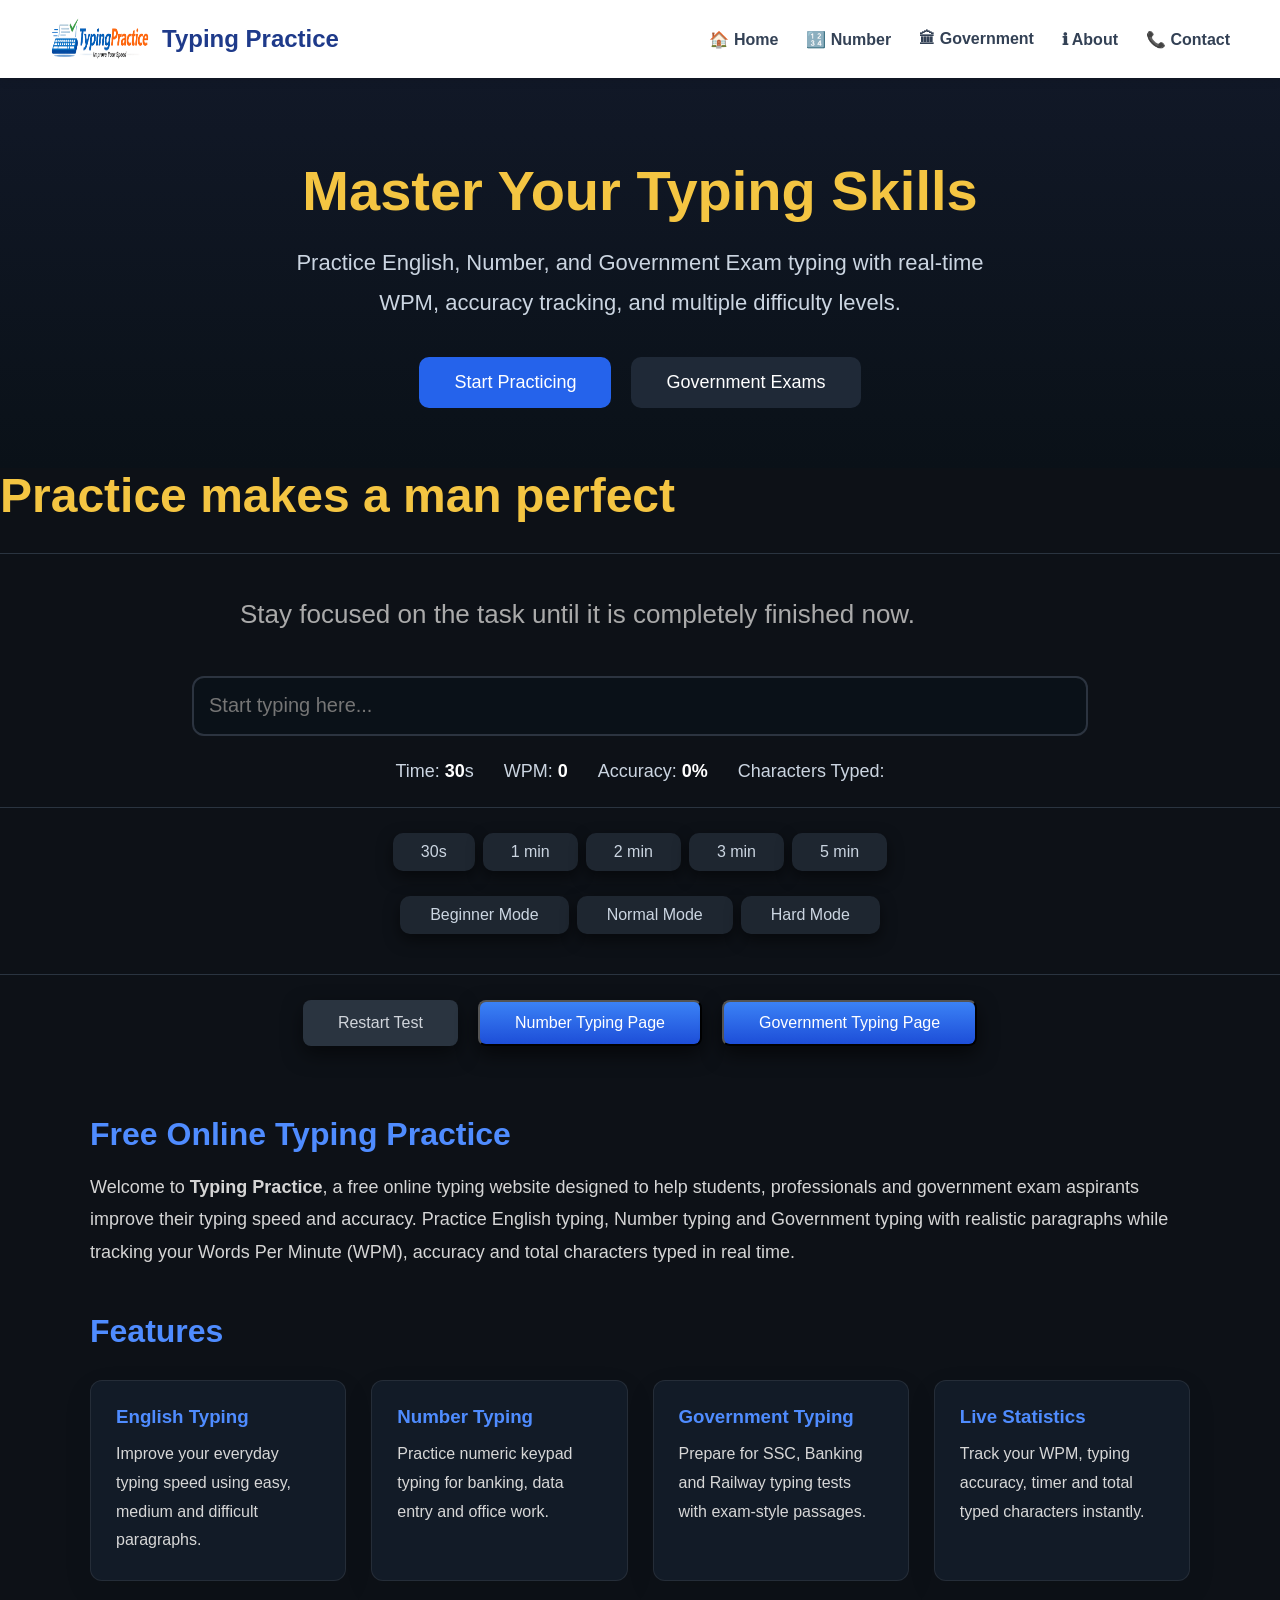
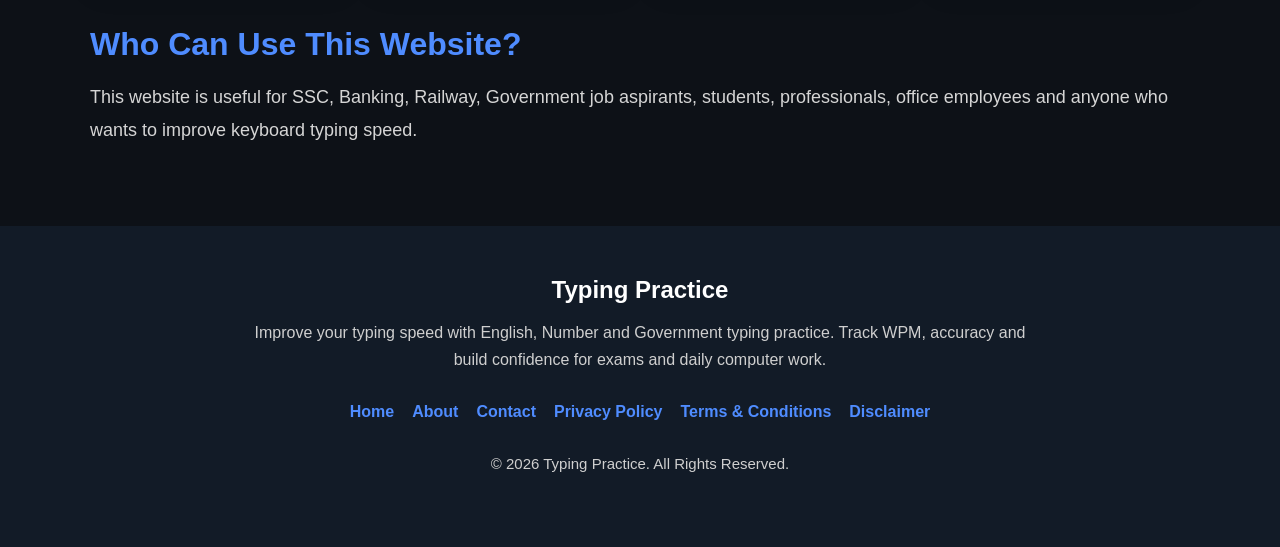
<file: index.html>
<!DOCTYPE html>
<html lang="en">

<head>
    <meta property="og:title" content="Typing Practice - Free Online Typing Test">
<meta property="og:description" content="Practice English, Number and Government typing online for free. Improve your typing speed and accuracy.">
<meta property="og:type" content="website">
<meta property="og:url" content="https://typingpro.site/">
<meta property="og:image" content="https://typingpro.site/favicon.png">


<meta name="twitter:card" content="summary_large_image">
<meta name="twitter:title" content="Typing Practice - Free Online Typing Test">
<meta name="twitter:description" content="Free online typing practice for students and government exam aspirants.">
<meta name="twitter:image" content="https://typingpro.site/favicon.png">
    <meta charset="UTF-8">
    <meta name="viewport" content="width=device-width, initial-scale=1.0">
     <meta name="description"
        content="Free online typing practice for English, Number,  and Government Exam typing. Improve your typing speed, WPM, and accuracy with real-time typing tests.">

    <meta name="keywords"
        content="typing practice, best typing website, typing test, English typing, SSC typing, Banking typing, Railway typing, Number typing, typing speed test">

    <meta name="author" content="Sanket">

    <meta name="robots" content="index, follow">

    <meta name="theme-color" content="#1e3a8a">


    <title>Typing Practice - Free Online Typing Test | English, Number & Government</title>
    <link rel="icon" href="favicon.png">
   
    <link rel="stylesheet" href="webcss.css">
<!-- Google tag (gtag.js) -->
<script async src="https://www.googletagmanager.com/gtag/js?id=G-WZWFD7RNEE"></script>
<script>
window.dataLayer = window.dataLayer || [];
function gtag(){dataLayer.push(arguments);}
gtag('js', new Date());

gtag('config', 'G-WZWFD7RNEE');
</script>

<script async src="https://pagead2.googlesyndication.com/pagead/js/adsbygoogle.js?client=ca-pub-7758286889746417"
     crossorigin="anonymous"></script>

</head>

<body>
    <nav class="navbar">
    
        <div class="logo">
            <a href="index.html">
                <img src="favicon.png" alt="Typing Practice Logo">
                <span>Typing Practice</span>
            </a>
        </div>
    
       <ul class="nav-links">
        <li><a href="index.html">🏠 Home</a></li>
        <li><a href="number.html">🔢 Number</a></li>
        <li><a href="government.html">🏛 Government</a></li>
        <li><a href="about.html">ℹ About</a></li>
        <li><a href="contact.html">📞 Contact</a></li>
    </ul>

    
    </nav>

    <section class="hero">

    <h1>Master Your Typing Skills</h1>

    <p>
        Practice English, Number, and Government Exam typing with real-time
        WPM, accuracy tracking, and multiple difficulty levels.
    </p>

    <div class="hero-buttons">

        <a href="#typing-section" class="primary-btn">
            Start Practicing
        </a>

        <a href="government.html" class="secondary-btn">
            Government Exams
        </a>

    </div>

</section>

    <div class="container">
        <div class="container" id="typing-section"></div>
        <h1 class="title">Practice makes a man perfect</h1>
        <hr>

        <div id="worddisplay" class="word-box">
            
            Loading words...
        </div>

        <input type="text" id="typinginput" placeholder="Start typing here..." autocomplete="off">

        <div class="stats">
            
            <p>Time: <span id="timer">60</span>s</p>
            <p>WPM: <span id="wpm">0</span></p>
            <p>Accuracy: <span id="Accuracy">0</span></p>
            <p>Characters Typed: <span id="chars"></span></p>

        </div>
        <hr>
        <div class="time-buttons">

            
            <button class="time-btn" onclick="setTime(30)">30s</button>
            <button class="time-btn" onclick="setTime(60)">1 min</button>
            <button class="time-btn" onclick="setTime(120)">2 min</button>
            <button class="time-btn" onclick="setTime(180)">3 min</button>
            <button class="time-btn" onclick="setTime(300)">5 min</button>
        </div>

    

        <div class="mode-buttons">
            <button id="beginnerBtn" class="mode-btn" onclick="beginnerMode()">Beginner Mode</button>
            <button id="normalBtn" class="mode-btn" onclick="normalMode()">Normal Mode</button>
            <button id="hardBtn" class="mode-btn" onclick="hardMode()">Hard Mode</button>

        </div>
        <hr>
        <div class="actions">

            <button id="restart-btn">Restart Test</button>
            <a href="number.html" class="button-link"><button class="next-btn">Number Typing Page</button></a>
           
            <a href="government.html" class="button-link"><button class="next-btn">Government Typing Page</button></a>


        </div>

    </div>
    <script src="script.js" defer></script>
    <section class="seo-section">

    <h2>Free Online Typing Practice</h2>

    <p>
        Welcome to <strong>Typing Practice</strong>, a free online typing website designed to help
        students, professionals and government exam aspirants improve their typing speed and
        accuracy. Practice English typing, Number typing and Government typing with realistic
        paragraphs while tracking your Words Per Minute (WPM), accuracy and total characters
        typed in real time.
    </p>

    <h2>Features</h2>

    <div class="feature-grid">

        <div class="feature-card">
            <h3>English Typing</h3>
            <p>Improve your everyday typing speed using easy, medium and difficult paragraphs.</p>
        </div>

        <div class="feature-card">
            <h3>Number Typing</h3>
            <p>Practice numeric keypad typing for banking, data entry and office work.</p>
        </div>

        <div class="feature-card">
            <h3>Government Typing</h3>
            <p>Prepare for SSC, Banking and Railway typing tests with exam-style passages.</p>
        </div>

        <div class="feature-card">
            <h3>Live Statistics</h3>
            <p>Track your WPM, typing accuracy, timer and total typed characters instantly.</p>
        </div>

    </div>

    <h2>Who Can Use This Website?</h2>

    <p>
        This website is useful for SSC, Banking, Railway, Government job aspirants, students,
        professionals, office employees and anyone who wants to improve keyboard typing speed.
    </p>

</section>

    <footer class="footer">

    <h2>Typing Practice</h2>

    <p>
        Improve your typing speed with English, Number and Government typing practice.
        Track WPM, accuracy and build confidence for exams and daily computer work.
    </p>

    <div class="footer-links">

        <a href="index.html">Home</a>

        <a href="about.html">About</a>

        <a href="contact.html">Contact</a>

        <a href="privacy.html">Privacy Policy</a>

        <a href="terms.html">Terms & Conditions</a>

        <a href="disclaimer.html">Disclaimer</a>

    </div>

    <p class="copyright">
        © 2026 Typing Practice. All Rights Reserved.
    </p>

</footer>
</body>

</html>
</file>
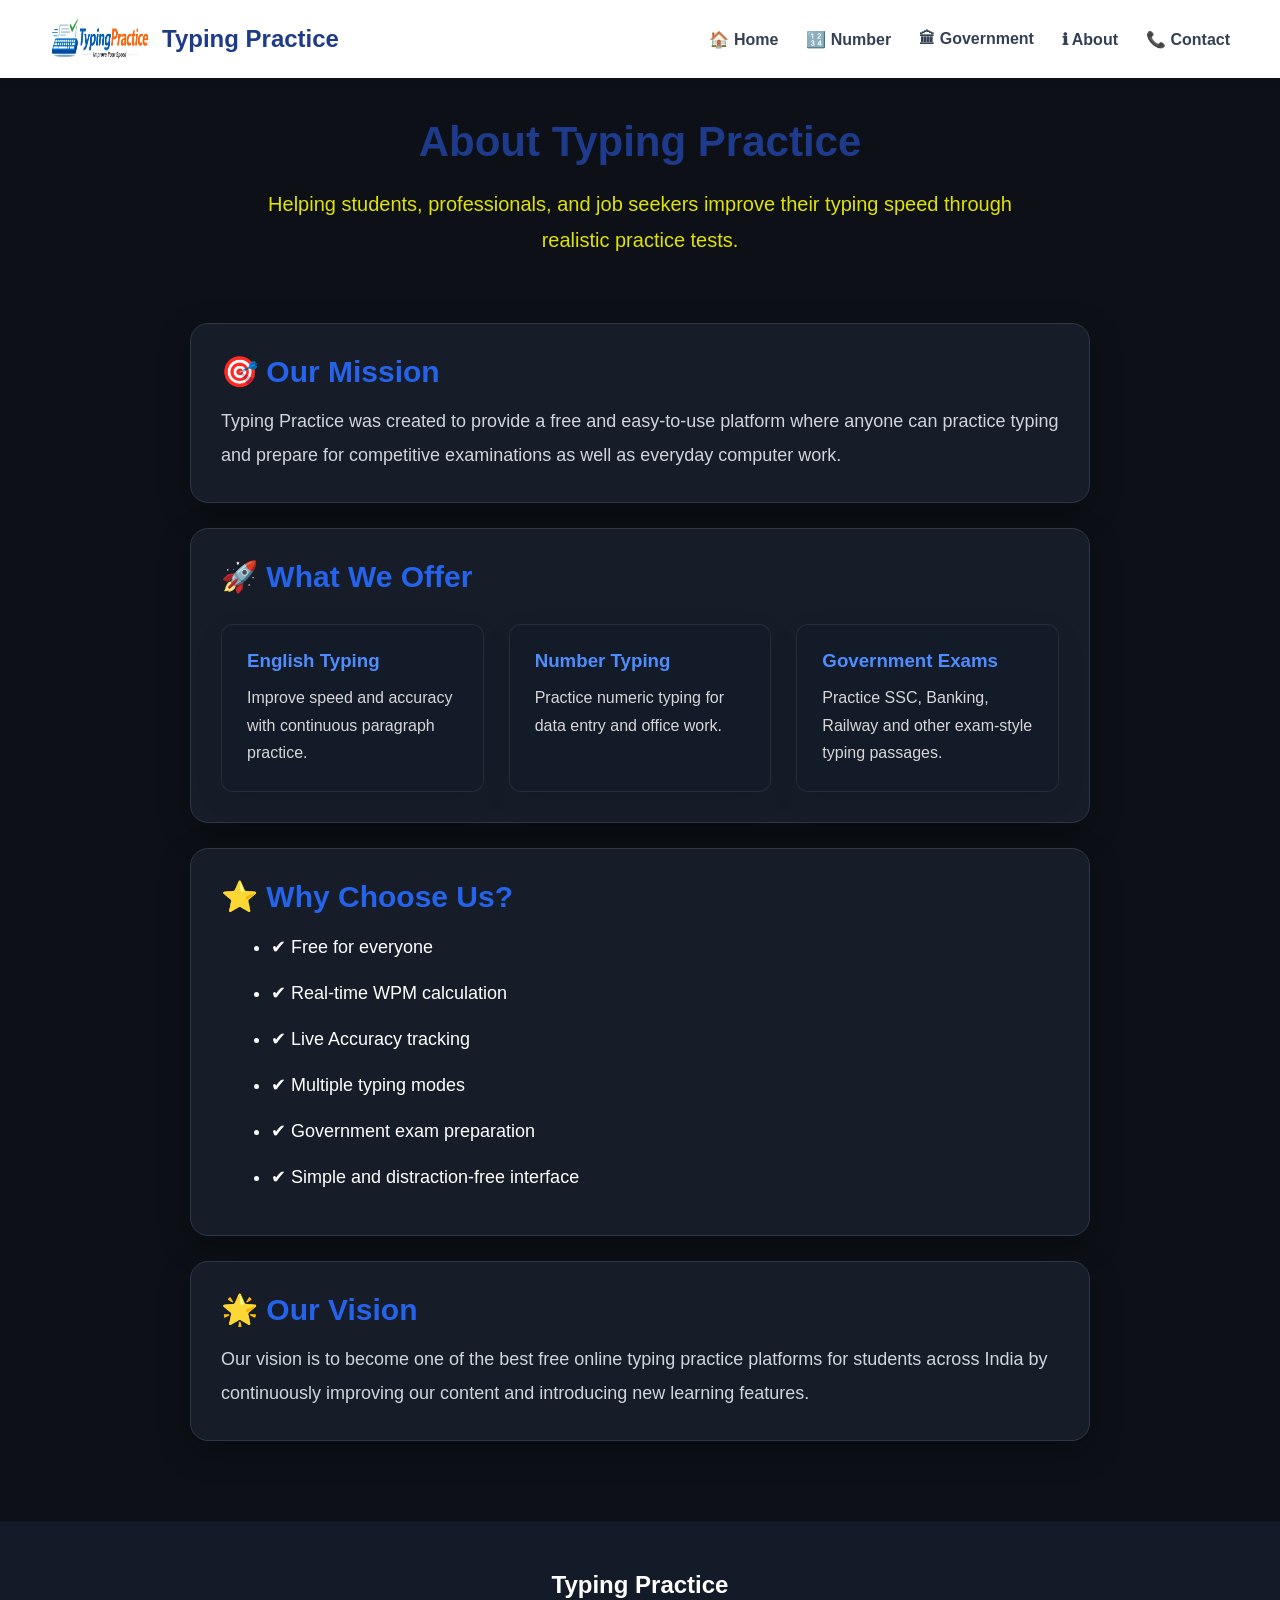
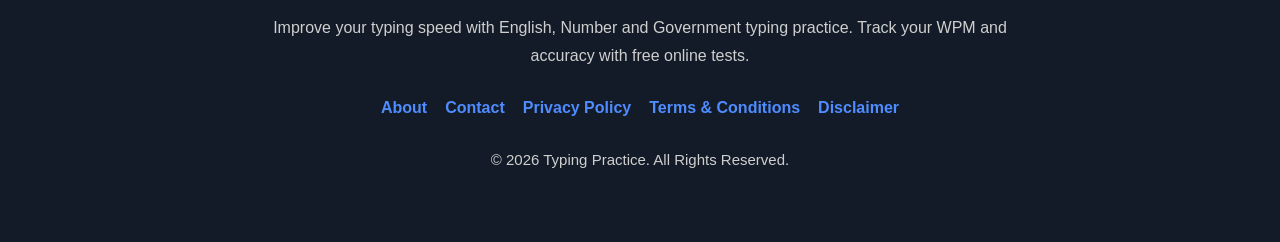
<file: about.html>
<!DOCTYPE html>
<html lang="en">

<head>
    <meta property="og:title" content="Typing Practice - Free Online Typing Test">
<meta property="og:description" content="Practice English, Number and Government typing online for free. Improve your typing speed and accuracy.">
<meta property="og:type" content="website">
<meta property="og:url" content="https://typingpro.site/">
<meta property="og:image" content="https://typingpro.site/favicon.png">


<meta name="twitter:card" content="summary_large_image">
<meta name="twitter:title" content="Typing Practice - Free Online Typing Test">
<meta name="twitter:description" content="Free online typing practice for students and government exam aspirants.">
<meta name="twitter:image" content="https://typingpro.site/favicon.png">
    <meta charset="UTF-8">
    <meta name="viewport" content="width=device-width, initial-scale=1.0">
    <meta name="description" content="Learn about Typing Practice and our mission to help students improve typing speed and accuracy.">

    <title>About Typing Practice</title>

    <link rel="icon" href="favicon.png">
    <link rel="stylesheet" href="webcss.css">
    <!-- Google tag (gtag.js) -->
<script async src="https://www.googletagmanager.com/gtag/js?id=G-WZWFD7RNEE"></script>
<script>
window.dataLayer = window.dataLayer || [];
function gtag(){dataLayer.push(arguments);}
gtag('js', new Date());

gtag('config', 'G-WZWFD7RNEE');
</script>

<script async src="https://pagead2.googlesyndication.com/pagead/js/adsbygoogle.js?client=ca-pub-7758286889746417"
     crossorigin="anonymous"></script>

</head>

<body>
<nav class="navbar">

    <div class="logo">
        <a href="index.html">
            <img src="favicon.png" alt="Typing Practice Logo">
            <span>Typing Practice</span>
        </a>
    </div>

 <ul class="nav-links">
        <li><a href="index.html">🏠 Home</a></li>
        <li><a href="number.html">🔢 Number</a></li>
        <li><a href="government.html">🏛 Government</a></li>
        <li><a href="about.html">ℹ About</a></li>
        <li><a href="contact.html">📞 Contact</a></li>
    </ul>


</nav>

    <div class="container">

        <section class="about-hero">

            <h1>About Typing Practice</h1>

            <p>
                Helping students, professionals, and job seekers improve
                their typing speed through realistic practice tests.
            </p>

        </section>

        <section class="about-section">

            <h2>🎯 Our Mission</h2>

            <p>
                Typing Practice was created to provide a free and easy-to-use
                platform where anyone can practice typing and prepare for
                competitive examinations as well as everyday computer work.
            </p>

        </section>

        <section class="about-section">

            <h2>🚀 What We Offer</h2>

            <div class="feature-grid">

                <div class="feature-card">
                    <h3>English Typing</h3>
                    <p>Improve speed and accuracy with continuous paragraph practice.</p>
                </div>

                <div class="feature-card">
                    <h3>Number Typing</h3>
                    <p>Practice numeric typing for data entry and office work.</p>
                </div>

                

                <div class="feature-card">
                    <h3>Government Exams</h3>
                    <p>Practice SSC, Banking, Railway and other exam-style typing passages.</p>
                </div>

            </div>

        </section>

        <section class="about-section">

            <h2>⭐ Why Choose Us?</h2>

            <ul class="about-list">

                <li>✔ Free for everyone</li>

                <li>✔ Real-time WPM calculation</li>

                <li>✔ Live Accuracy tracking</li>

                <li>✔ Multiple typing modes</li>

                <li>✔ Government exam preparation</li>

                <li>✔ Simple and distraction-free interface</li>

            </ul>

        </section>

        <section class="about-section">

            <h2>🌟 Our Vision</h2>

            <p>
                Our vision is to become one of the best free online typing
                practice platforms for students across India by continuously
                improving our content and introducing new learning features.
            </p>

        </section>

    </div>

    <!-- Copy your Footer here -->
<footer class="footer">

    <div class="footer-content">

        <h2>Typing Practice</h2>

        <p>
            Improve your typing speed with English, Number and Government
            typing practice. Track your WPM and accuracy with free online tests.
        </p>

        <div class="footer-links">

            <a href="about.html">About</a>

            <a href="contact.html">Contact</a>

            <a href="privacy.html">Privacy Policy</a>

            <a href="terms.html">Terms & Conditions</a>

            <a href="disclaimer.html">Disclaimer</a>

        </div>

        <p class="copyright">
            © 2026 Typing Practice. All Rights Reserved.
        </p>

    </div>

</footer>
</body>

</html>
</file>
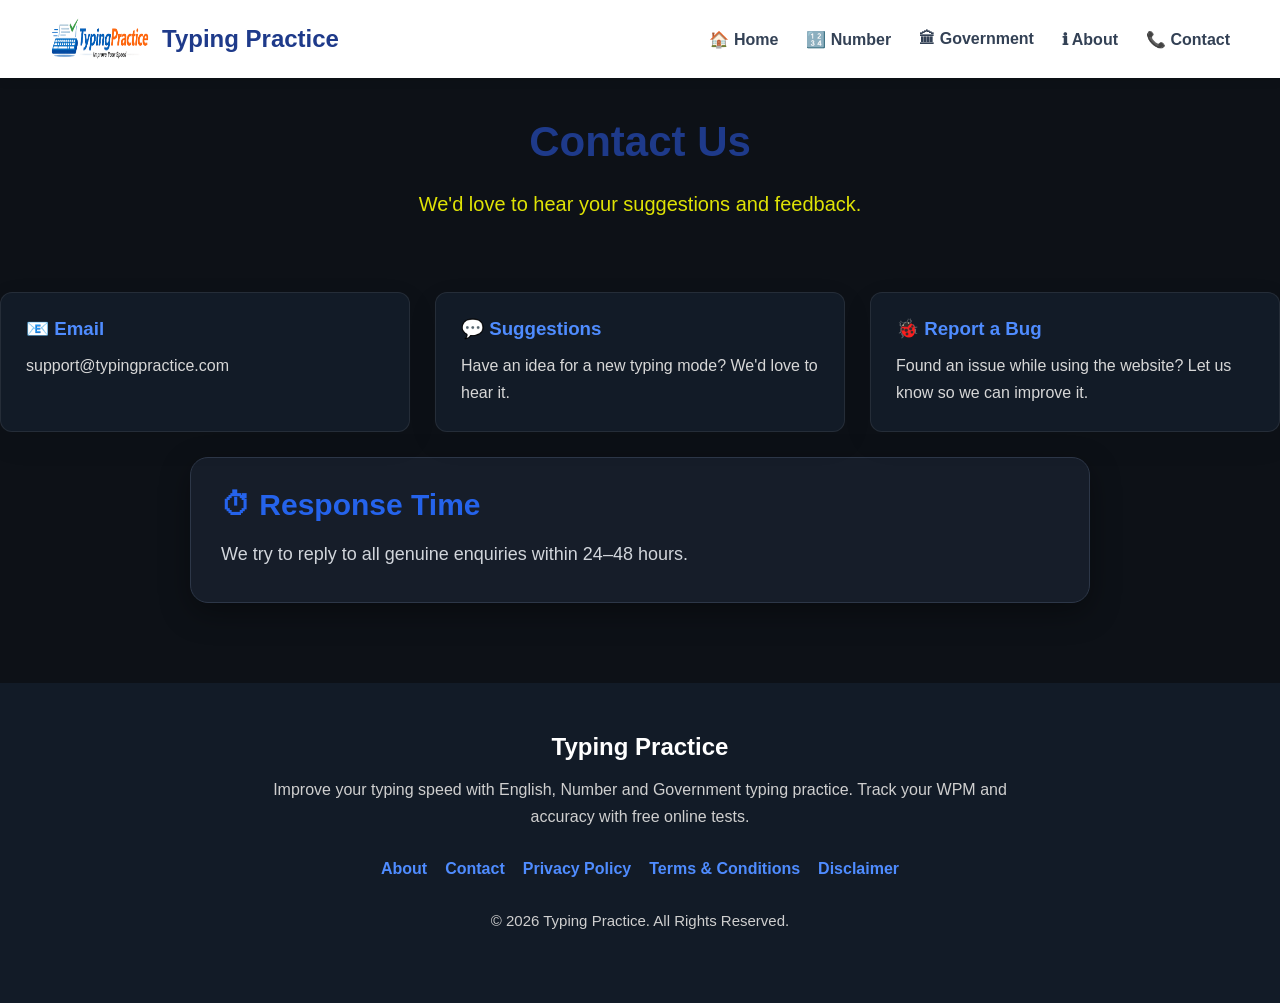
<file: contact.html>
<!DOCTYPE html>
<html lang="en">

<head>
<meta property="og:title" content="Typing Practice - Free Online Typing Test">
<meta property="og:description" content="Practice English, Number and Government typing online for free. Improve your typing speed and accuracy.">
<meta property="og:type" content="website">
<meta property="og:url" content="https://typingpro.site/">
<meta property="og:image" content="https://typingpro.site/favicon.png">


<meta name="twitter:card" content="summary_large_image">
<meta name="twitter:title" content="Typing Practice - Free Online Typing Test">
<meta name="twitter:description" content="Free online typing practice for students and government exam aspirants.">
<meta name="twitter:image" content="https://typingpro.site/favicon.png">

    <meta charset="UTF-8">

    <meta name="viewport" content="width=device-width, initial-scale=1.0">

    <meta name="description"
        content="Contact Typing Practice for questions, suggestions and feedback.">

    <title>Contact Typing Practice</title>

    <link rel="icon" href="favicon.png">

    <link rel="stylesheet" href="webcss.css">
    <!-- Google tag (gtag.js) -->
<script async src="https://www.googletagmanager.com/gtag/js?id=G-WZWFD7RNEE"></script>
<script>
window.dataLayer = window.dataLayer || [];
function gtag(){dataLayer.push(arguments);}
gtag('js', new Date());

gtag('config', 'G-WZWFD7RNEE');
</script>

<script async src="https://pagead2.googlesyndication.com/pagead/js/adsbygoogle.js?client=ca-pub-7758286889746417"
     crossorigin="anonymous"></script>

</head>

<body>

    <!-- Copy your Navbar here -->
<nav class="navbar">

    <div class="logo">
        <a href="index.html">
            <img src="favicon.png" alt="Typing Practice Logo">
            <span>Typing Practice</span>
        </a>
    </div>

  <ul class="nav-links">
        <li><a href="index.html">🏠 Home</a></li>
        <li><a href="number.html">🔢 Number</a></li>
        <li><a href="government.html">🏛 Government</a></li>
        <li><a href="about.html">ℹ About</a></li>
        <li><a href="contact.html">📞 Contact</a></li>
    </ul>


</nav>
    <div class="container">

        <section class="about-hero">

            <h1>Contact Us</h1>

            <p>
                We'd love to hear your suggestions and feedback.
            </p>

        </section>

        <div class="feature-grid">

            <div class="feature-card">

                <h3>📧 Email</h3>

                <p>
                    support@typingpractice.com
                </p>

            </div>

            <div class="feature-card">

                <h3>💬 Suggestions</h3>

                <p>
                    Have an idea for a new typing mode?
                    We'd love to hear it.
                </p>

            </div>

            <div class="feature-card">

                <h3>🐞 Report a Bug</h3>

                <p>
                    Found an issue while using the website?
                    Let us know so we can improve it.
                </p>

            </div>

        </div>

        <section class="about-section">

             <h2>⏱ Response Time</h2>

            <p>
                We try to reply to all genuine enquiries within
                24–48 hours.
            </p>

        </section>

    </div>

    <!-- Copy your Footer here -->
<footer class="footer">

    <div class="footer-content">

        <h2>Typing Practice</h2>

        <p>
            Improve your typing speed with English, Number and Government
            typing practice. Track your WPM and accuracy with free online tests.
        </p>

        <div class="footer-links">

            <a href="about.html">About</a>

            <a href="contact.html">Contact</a>

            <a href="privacy.html">Privacy Policy</a>

            <a href="terms.html">Terms & Conditions</a>

            <a href="disclaimer.html">Disclaimer</a>

        </div>

        <p class="copyright">
            © 2026 Typing Practice. All Rights Reserved.
        </p>

    </div>

</footer>
</body>

</html>
</file>
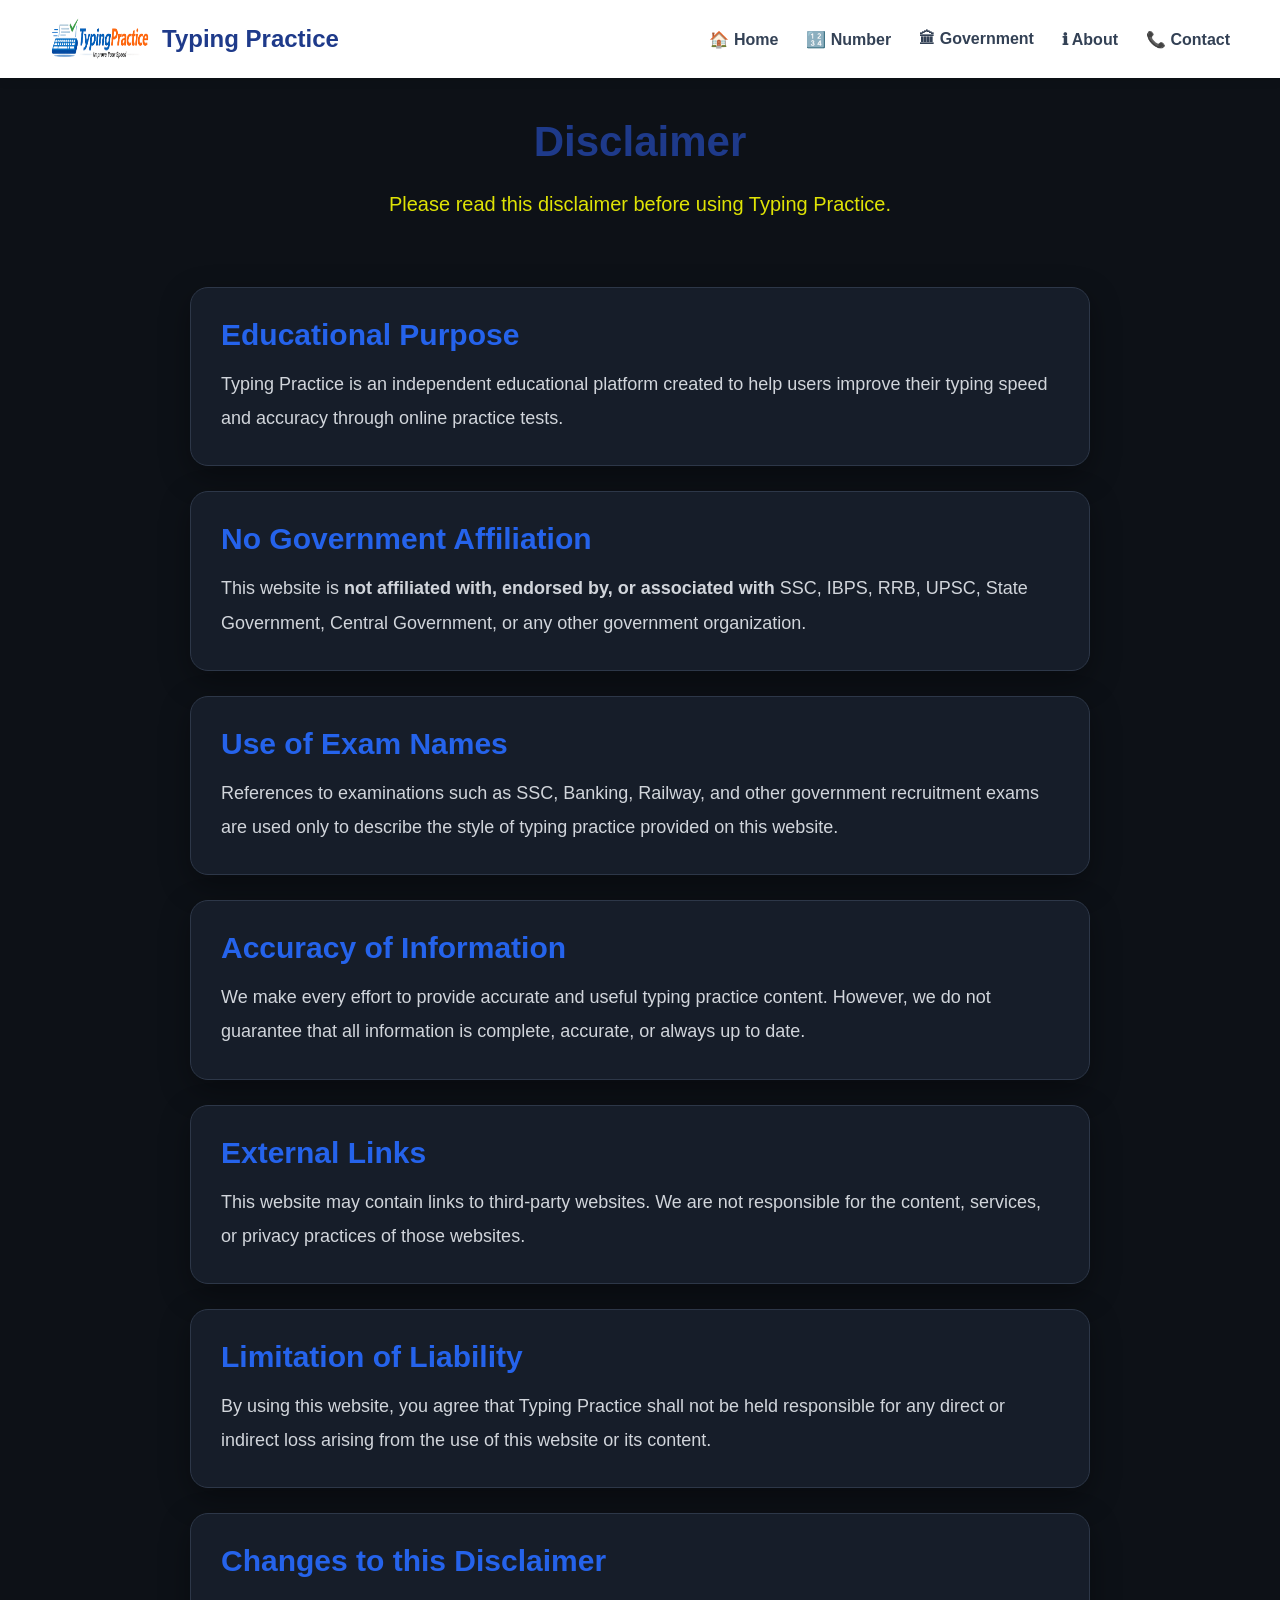
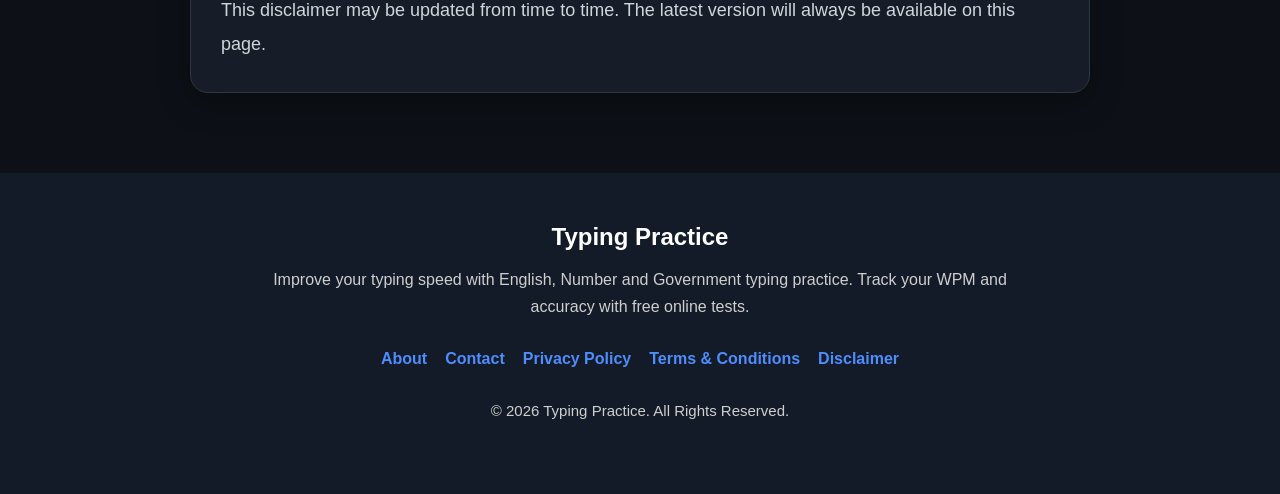
<file: disclaimer.html>
<!DOCTYPE html>
<html lang="en">

<head>
<meta property="og:title" content="Typing Practice - Free Online Typing Test">
<meta property="og:description" content="Practice English, Number and Government typing online for free. Improve your typing speed and accuracy.">
<meta property="og:type" content="website">
<meta property="og:url" content="https://typingpro.site/">
<meta property="og:image" content="https://typingpro.site/favicon.png">


<meta name="twitter:card" content="summary_large_image">
<meta name="twitter:title" content="Typing Practice - Free Online Typing Test">
<meta name="twitter:description" content="Free online typing practice for students and government exam aspirants.">
<meta name="twitter:image" content="https://typingpro.site/favicon.png">

    <meta charset="UTF-8">

    <meta name="viewport" content="width=device-width, initial-scale=1.0">

    <meta name="description"
        content="Disclaimer for Typing Practice website.">

    <title>Disclaimer | Typing Practice</title>

    <link rel="icon" href="favicon.png">

    <link rel="stylesheet" href="webcss.css">
    <!-- Google tag (gtag.js) -->
<script async src="https://www.googletagmanager.com/gtag/js?id=G-WZWFD7RNEE"></script>
<script>
window.dataLayer = window.dataLayer || [];
function gtag(){dataLayer.push(arguments);}
gtag('js', new Date());

gtag('config', 'G-WZWFD7RNEE');
</script>

<script async src="https://pagead2.googlesyndication.com/pagead/js/adsbygoogle.js?client=ca-pub-7758286889746417"
     crossorigin="anonymous"></script>

</head>

<body>

    <!-- Copy your Navbar here -->
<nav class="navbar">

    <div class="logo">
        <a href="index.html">
            <img src="favicon.png" alt="Typing Practice Logo">
            <span>Typing Practice</span>
        </a>
    </div>

   <ul class="nav-links">
        <li><a href="index.html">🏠 Home</a></li>
        <li><a href="number.html">🔢 Number</a></li>
        <li><a href="government.html">🏛 Government</a></li>
        <li><a href="about.html">ℹ About</a></li>
        <li><a href="contact.html">📞 Contact</a></li>
    </ul>


</nav>
    <div class="container">

        <section class="about-hero">

            <h1>Disclaimer</h1>

            <p>
                Please read this disclaimer before using Typing Practice.
            </p>

        </section>

        <section class="about-section">

            <h2>Educational Purpose</h2>

            <p>
                Typing Practice is an independent educational platform created to
                help users improve their typing speed and accuracy through online
                practice tests.
            </p>

        </section>

        <section class="about-section">

            <h2>No Government Affiliation</h2>

            <p>
                This website is <strong>not affiliated with, endorsed by, or
                associated with</strong> SSC, IBPS, RRB, UPSC, State Government,
                Central Government, or any other government organization.
            </p>

        </section>

        <section class="about-section">

            <h2>Use of Exam Names</h2>

            <p>
                References to examinations such as SSC, Banking, Railway, and
                other government recruitment exams are used only to describe the
                style of typing practice provided on this website.
            </p>

        </section>

        <section class="about-section">

            <h2>Accuracy of Information</h2>

            <p>
                We make every effort to provide accurate and useful typing
                practice content. However, we do not guarantee that all
                information is complete, accurate, or always up to date.
            </p>

        </section>

        <section class="about-section">

            <h2>External Links</h2>

            <p>
                This website may contain links to third-party websites. We are
                not responsible for the content, services, or privacy practices
                of those websites.
            </p>

        </section>

        <section class="about-section">

            <h2>Limitation of Liability</h2>

            <p>
                By using this website, you agree that Typing Practice shall not
                be held responsible for any direct or indirect loss arising from
                the use of this website or its content.
            </p>

        </section>

        <section class="about-section">

            <h2>Changes to this Disclaimer</h2>

            <p>
                This disclaimer may be updated from time to time. The latest
                version will always be available on this page.
            </p>

        </section>

    </div>

    <!-- Copy your Footer here -->
<footer class="footer">
    

    
    <div class="footer-content">
        
        <h2>Typing Practice</h2>
        
        <p>
            Improve your typing speed with English, Number and Government
            typing practice. Track your WPM and accuracy with free online tests.
        </p>

        <div class="footer-links">

            <a href="about.html">About</a>

            <a href="contact.html">Contact</a>

            <a href="privacy.html">Privacy Policy</a>

            <a href="terms.html">Terms & Conditions</a>

            <a href="disclaimer.html">Disclaimer</a>

        </div>

        <p class="copyright">
            © 2026 Typing Practice. All Rights Reserved.
        </p>

    </div>

</footer>
</body>

</html>
</file>
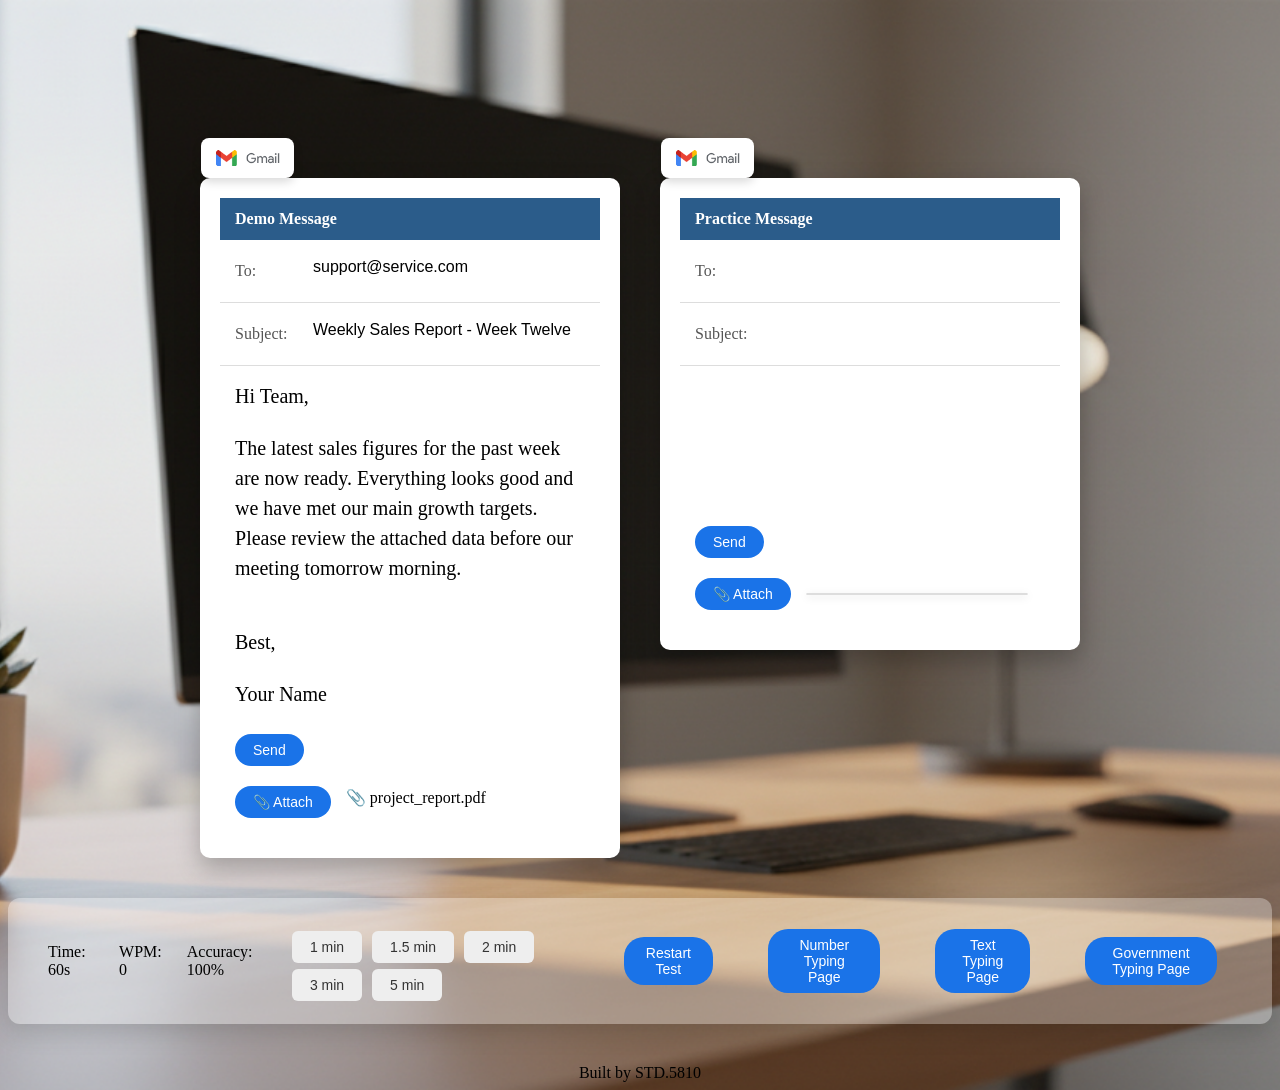
<file: gmail.html>
<!DOCTYPE html>
<html lang="en">

<head>
    <meta charset="UTF-8">
    <link rel="icon" href="logoo.png">
    <title>Gmail Typing Practice</title>
    <link rel="stylesheet" href="gg.css">
</head>

<body>

    <div class="container">
        <div class="email-section">

            <!-- Example Email -->
            <div class="email-box">
                <div class="gmail-logo">
                    <img src="logo_gmail.png">
                </div>

                <div class="header">Demo Message</div>

                <div class="field">
                    <span>To:</span>
                    <input id="sampleTo" readonly>
                </div>

                <div class="field">
                    <span>Subject:</span>
                    <input id="sampleSubject" readonly>
                </div>

                <div id="sampleMessage" class="message"></div>


                <button>Send</button>

                <div class="attachments">

                    <button>📎 Attach</button>
                    <div id="sampleAttachments" class="attachments"></div>

                    <div id="demofileOptions" class="file-options"></div>

                    <div></div>

                </div>
            </div>


            <!-- Typing Practice -->
            <div class="email-box">
                <div class="gmail-logo">
                    <img src="logo_gmail.png">
                </div>
                <div class="header">Practice Message</div>

                <div class="field">
                    <span>To:</span>
                    <input id="typingTo" type="text">
                </div>

                <div class="field">
                    <span>Subject:</span>
                    <input id="typingSubject" type="text">
                </div>

                <div id="typingMessage"
     class="message typing-area"
     contenteditable="true"
     spellcheck="false"
     data-placeholder="Type message...">
</div>
                <button id="sendBtn">Send</button>

                <div class="attachments">

                    <button id="attachBtn">📎 Attach</button>

                    <div id="fileOptions"></div>

                    <div id="userAttachments" class="file-options"></div>

                </div>

            </div>
        </div>


        <div class="stats">

            <div>Time: <span id="timer">60</span>s</div>

            <div>WPM: <span id="wpm">0</span></div>

            <div>Accuracy: <span id="accuracy">100</span>%</div>

            <div id="resultScreen" class="result-screen">

                <h2>Test Completed 🎉</h2>

                <p>⏱ Time Used: <span id="resultTime"></span>s</p>
                <p>⚡ WPM: <span id="resultWpm"></span></p>
                <p>🎯 Accuracy: <span id="resultAccuracy"></span>%</p>
                <p>📎 Attachments: <span id="resultAttachments"></span></p>

                <button id="restartBtn">Restart</button>

            </div>
            <div class="time-buttons">

                <button class="time-btn" onclick="setTime(5)">1 min</button>
                <button class="time-btn" onclick="setTime(90)">1.5 min</button>
                <button class="time-btn" onclick="setTime(120)">2 min</button>
                <button class="time-btn" onclick="setTime(180)">3 min</button>
                <button class="time-btn" onclick="setTime(300)">5 min</button>
            </div>
            <button id="restartTestBtn">Restart Test</button>
            <a href="number.html" class="button-link"><button class="next-btn">Number Typing Page</button></a>
            <a href="index.html" class="button-link"><button class="next-btn">Text Typing Page</button></a>
             <a href="government.html" class="button-link"><button class="next-btn">Government Typing Page</button></a>

        </div>


        <script src="ggmail.js"></script>

</body>
<footer class="footer-brand">
   Built by STD.5810
</footer>

</html>
</file>
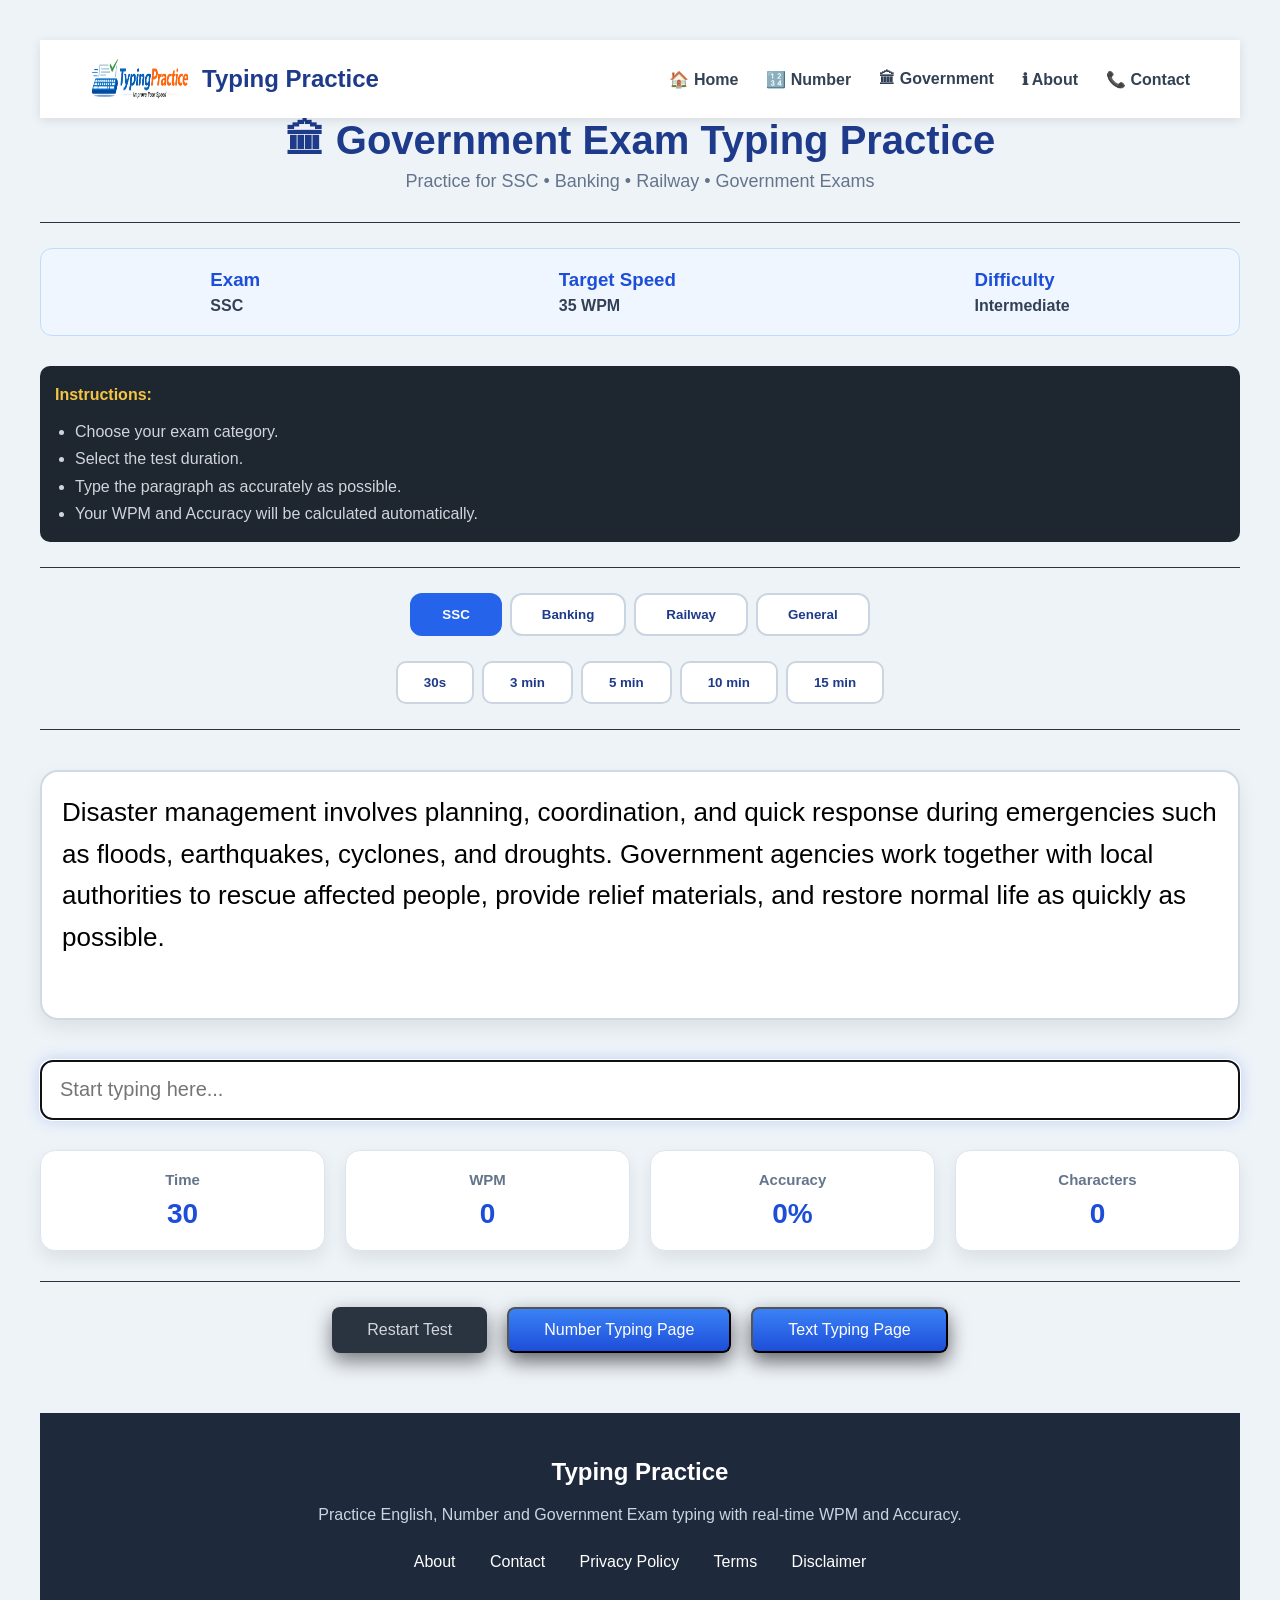
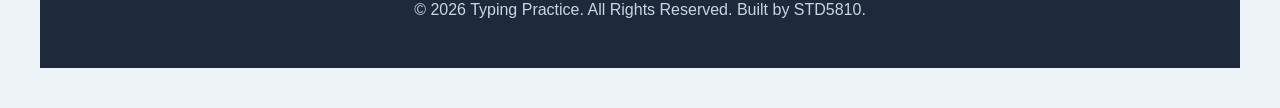
<file: government.html>
<!DOCTYPE html>
<html lang="en">

<head>
    <meta property="og:title" content="Typing Practice - Free Online Typing Test">
<meta property="og:description" content="Practice English, Number and Government typing online for free. Improve your typing speed and accuracy.">
<meta property="og:type" content="website">
<meta property="og:url" content="https://typingpro.site/">
<meta property="og:image" content="https://typingpro.site/favicon.png">


<meta name="twitter:card" content="summary_large_image">
<meta name="twitter:title" content="Typing Practice - Free Online Typing Test">
<meta name="twitter:description" content="Free online typing practice for students and government exam aspirants.">
<meta name="twitter:image" content="https://typingpro.site/favicon.png">
 
    <meta charset="UTF-8">
    <meta name="viewport" content="width=device-width, initial-scale=1.0">
     <meta name="description"
        content="Prepare for SSC, Banking, Railway and other government typing exams with realistic paragraphs, live WPM and accuracy tracking.  and Government Exam typing. Improve your typing speed, WPM, and accuracy with real-time typing tests.">

    <meta name="keywords"
        content="typing practice, best typing website typing test, English typing, SSC typing, Banking typing, Railway typing, Number typing, typing speed test">

    <meta name="author" content="Sanket">

    <meta name="robots" content="index, follow">

    <meta name="theme-color" content="#1e3a8a">


    <title>Government Typing Practice | SSC, Banking & Railway Typing Test</title>
    <link rel="icon" href="favicon.png">
   

    <link rel="stylesheet" href="government.css">
    <!-- Google tag (gtag.js) -->
<script async src="https://www.googletagmanager.com/gtag/js?id=G-WZWFD7RNEE"></script>
<script>
window.dataLayer = window.dataLayer || [];
function gtag(){dataLayer.push(arguments);}
gtag('js', new Date());

gtag('config', 'G-WZWFD7RNEE');
</script>

<script async src="https://pagead2.googlesyndication.com/pagead/js/adsbygoogle.js?client=ca-pub-7758286889746417"
     crossorigin="anonymous"></script>

</head>

<body>
    <nav class="navbar">
    
        <div class="logo">
            <a href="index.html">
                <img src="favicon.png" alt="Typing Practice Logo">
                <span>Typing Practice</span>
            </a>
        </div>
    
       <ul class="nav-links">
        <li><a href="index.html">🏠 Home</a></li>
        <li><a href="number.html">🔢 Number</a></li>
        <li><a href="government.html">🏛 Government</a></li>
        <li><a href="about.html">ℹ About</a></li>
        <li><a href="contact.html">📞 Contact</a></li>
    </ul>

    
    </nav>

    <div class="container">
        <h1 class="title">🏛 Government Exam Typing Practice</h1>
        <p class="subtitle">
            Practice for SSC • Banking • Railway • Government Exams
        </p>
        <hr>
        <div class="exam-card">

            <div>
                <h3>Exam</h3>
                <p id="examCardName">SSC</p>
            </div>

            <div>
                <h3>Target Speed</h3>
                <p>35 WPM</p>
            </div>

            <div>
                <h3>Difficulty</h3>
                <p>Intermediate</p>
            </div>
        </div>



        <div class="exam-info">
            <p><strong>Instructions:</strong></p>
            <ul>
                <li>Choose your exam category.</li>
                <li>Select the test duration.</li>
                <li>Type the paragraph as accurately as possible.</li>
                <li>Your WPM and Accuracy will be calculated automatically.</li>
            </ul>
        </div>
        <hr>
        
        <div class="exam-buttons">
        

            <button class="exam-btn active" onclick="setExam('ssc')">
                SSC
            </button>

            <button class="exam-btn" onclick="setExam('bank')">
                Banking
            </button>

            <button class="exam-btn" onclick="setExam('railway')">
                Railway
            </button>

            <button class="exam-btn" onclick="setExam('general')">
                General
            </button>
        </div>
        <div class="time-buttons">

            <button class="time-btn" onclick="setTime(30)">30s</button>
            <button class="time-btn" onclick="setTime(180)">3 min</button>
            <button class="time-btn" onclick="setTime(300)">5 min</button>
            <button class="time-btn" onclick="setTime(600)">10 min</button>
            <button class="time-btn" onclick="setTime(900)">15 min</button>
        </div>







        <hr>



        <div id="worddisplay" class="word-box">

            Loading words...
        </div>

        <input type="text" id="typinginput" placeholder="Start typing here..." autocomplete="off">

        <div class="stats">

            <div class="stat-card">
                <h4>Time</h4>
                <span id="timer">60</span>
            </div>

            <div class="stat-card">
                <h4>WPM</h4>
                <span id="wpm">0</span>
            </div>

            <div class="stat-card">
                <h4>Accuracy</h4>
                <span id="Accuracy">0%</span>
            </div>

            <div class="stat-card">
                <h4>Characters</h4>
                <span id="chars">0</span>
            </div>

        </div>
        <hr>
        <div class="actions">

            <button id="restart-btn">Restart Test</button>
            <a href="number.html" class="button-link"><button class="next-btn">Number Typing Page</button></a>
            
            <a href="index.html" class="button-link"><button class="next-btn">Text Typing Page</button></a>

        </div>

    </div>
    <script src="government.js" defer></script>
    <footer class="footer">
    
        <div class="footer-content">
    
            <h2>Typing Practice</h2>
    
            <p>
                Practice English, Number and Government Exam typing
                with real-time WPM and Accuracy.
            </p>
    
            <div class="footer-links">
    
                <a href="about.html">About</a>
    
                <a href="contact.html">Contact</a>
    
                <a href="privacy.html">Privacy Policy</a>
    
                <a href="terms.html">Terms</a>
    
                <a href="disclaimer.html">Disclaimer</a>
    
            </div>
    
            <p class="copyright">
                © 2026 Typing Practice. All Rights Reserved. Built by STD5810.
            </p>
    
        </div>
    
    </footer>

</body>


</html>
</file>
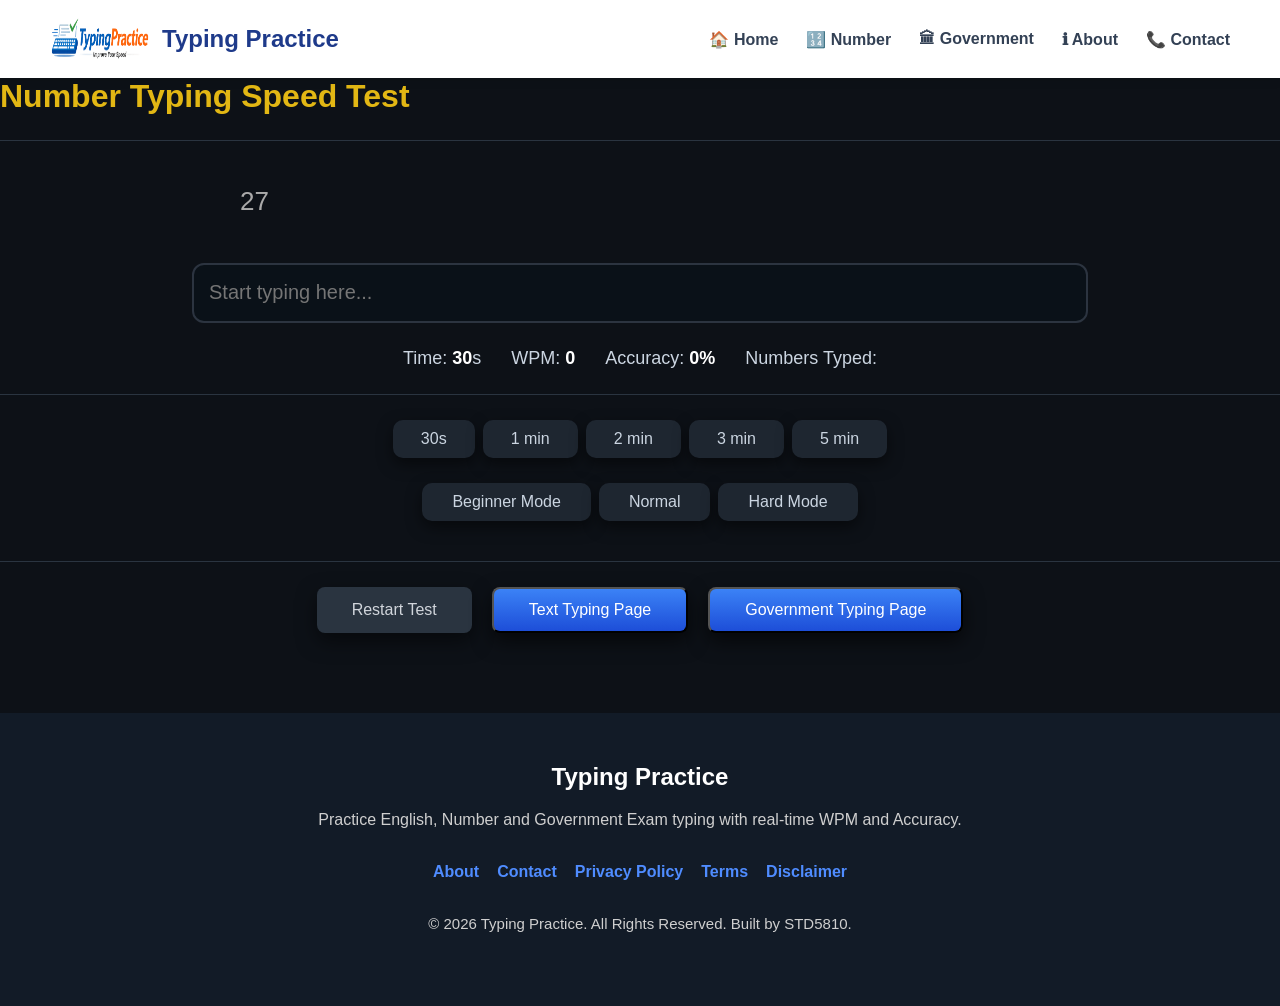
<file: number.html>
<!DOCTYPE html>
<html lang="en">

<head>
    <meta property="og:title" content="Typing Practice - Free Online Typing Test">
<meta property="og:description" content="Practice English, Number and Government typing online for free. Improve your typing speed and accuracy.">
<meta property="og:type" content="website">
<meta property="og:url" content="https://typingpro.site/">
<meta property="og:image" content="https://typingpro.site/favicon.png">


<meta name="twitter:card" content="summary_large_image">
<meta name="twitter:title" content="Typing Practice - Free Online Typing Test">
<meta name="twitter:description" content="Free online typing practice for students and government exam aspirants.">
<meta name="twitter:image" content="https://typingpro.site/favicon.png">
    <meta charset="UTF-8">
    <meta name="viewport" content="width=device-width, initial-scale=1.0">
    <meta name="description"
        content="Free online typing practice for English, Number,  and Government Exam typing. Improve your typing speed, WPM, and accuracy with real-time typing tests.">

    <meta name="keywords"
        content="typing practice, best typing website typing test, English typing, SSC typing, Banking typing, Railway typing, Number typing, typing speed test">

    <meta name="author" content="Sanket">

    <meta name="robots" content="index, follow">

    <meta name="theme-color" content="#1e3a8a">


    <title>Number Typing Practice | Improve Numeric Keyboard Speed</title>

    
    <link rel="icon" href="favicon.png">

    <link rel="stylesheet" href="webcss.css">
    <!-- Google tag (gtag.js) -->
<script async src="https://www.googletagmanager.com/gtag/js?id=G-WZWFD7RNEE"></script>
<script>
window.dataLayer = window.dataLayer || [];
function gtag(){dataLayer.push(arguments);}
gtag('js', new Date());

gtag('config', 'G-WZWFD7RNEE');
</script>

<script async src="https://pagead2.googlesyndication.com/pagead/js/adsbygoogle.js?client=ca-pub-7758286889746417"
     crossorigin="anonymous"></script>

</head>

<body>
    <nav class="navbar">
    
        <div class="logo">
            <a href="index.html">
                <img src="favicon.png" alt="Typing Practice Logo">
                <span>Typing Practice</span>
            </a>
        </div>
    
       <ul class="nav-links">
        <li><a href="index.html">🏠 Home</a></li>
        <li><a href="number.html">🔢 Number</a></li>
        <li><a href="government.html">🏛 Government</a></li>
        <li><a href="about.html">ℹ About</a></li>
        <li><a href="contact.html">📞 Contact</a></li>
    </ul>

    </nav>

    <div class="container">
        <h1>Number Typing Speed Test</h1>
        <hr>
        <div id="numberdisplay" class="number-box">

            Loading number...
        </div>

        <input type="text" id="typinginput" placeholder="Start typing here..." autocomplete="off">

        <div class="stats">

            <p>Time: <span id="timer">60</span>s</p>
            <p>WPM: <span id="wpm">0</span></p>
            <p>Accuracy: <span id="Accuracy">0</span></p>
            <p>Numbers Typed: <span id="chars"></span></p>

        </div>
        <hr>
        <div class="time-buttons">

            
            <button class="time-btn" onclick="setTime(30)">30s</button>
            <button class="time-btn" onclick="setTime(60)">1 min</button>
            
            <button class="time-btn" onclick="setTime(120)">2 min</button>
            
            <button class="time-btn" onclick="setTime(180)">3 min</button>
            
            <button class="time-btn" onclick="setTime(300)">5 min</button>

        </div>

        
        <div class="mode-buttons">
            <button id="beginnerBtn" class="mode-btn" onclick="beginnerMode()">Beginner Mode</button>
            <button id="normalBtn" class="mode-btn" onclick="normalMode()">Normal</button>
            <button id="hardBtn" class="mode-btn" onclick="hardMode()">Hard Mode</button>

        </div>

        <hr>

        <div class="actions">

            <button id="restart-btn">Restart Test</button>
            <a href="index.html" class="button-link"><button class="next-btn">Text Typing Page</button></a>
            
            <a href="government.html" class="button-link"><button class="next-btn">Government Typing Page</button></a>


        </div>
        <script src="java.js" defer></script>

        <footer class="footer">
        
            <div class="footer-content">
        
                <h2>Typing Practice</h2>
        
                <p>
                    Practice English, Number and Government Exam typing
                    with real-time WPM and Accuracy.
                </p>
        
                <div class="footer-links">
        
                    <a href="about.html">About</a>
        
                    <a href="contact.html">Contact</a>
        
                    <a href="privacy.html">Privacy Policy</a>
        
                    <a href="terms.html">Terms</a>
        
                    <a href="disclaimer.html">Disclaimer</a>
        
                </div>
        
                <p class="copyright">
                    © 2026 Typing Practice. All Rights Reserved. Built by STD5810.
                </p>
        
            </div>
        
        </footer>
</body>

</html>
</file>
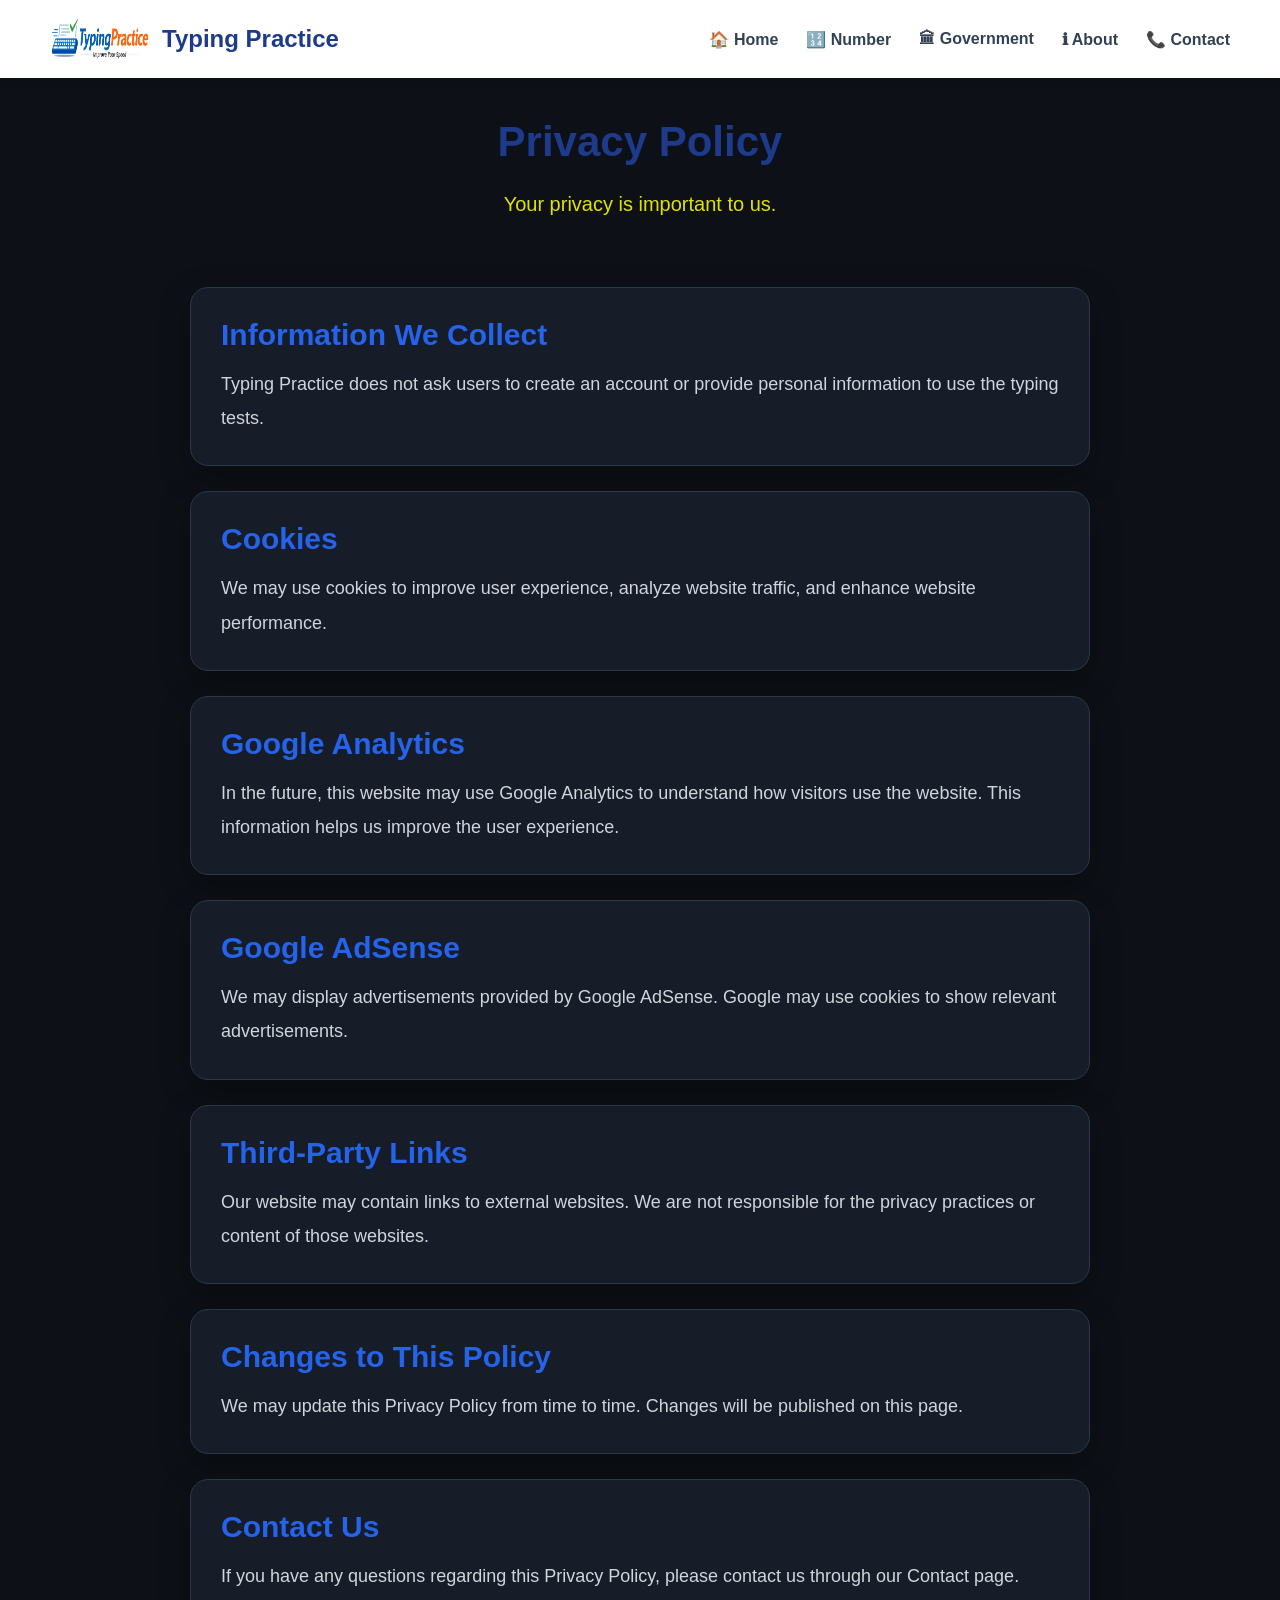
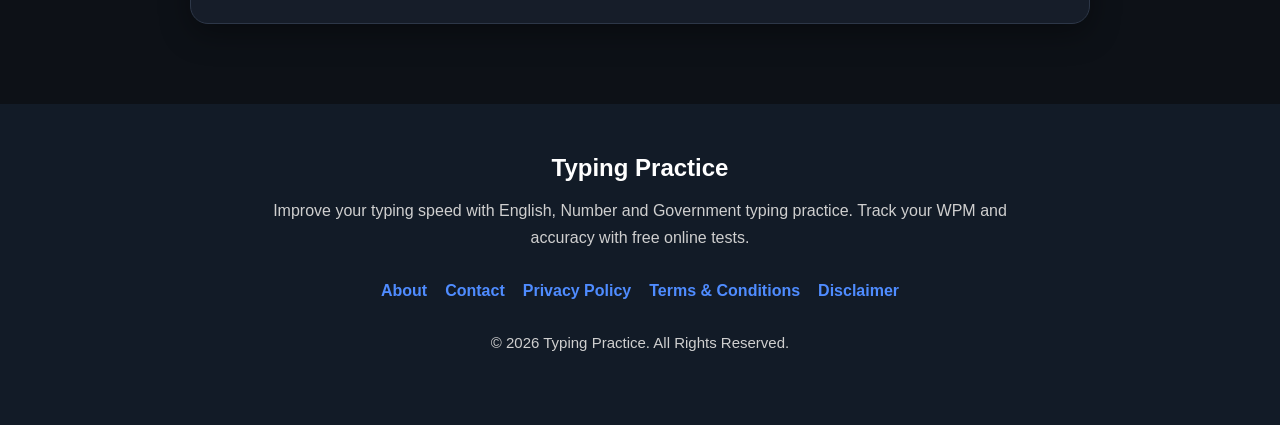
<file: privacy.html>
<!DOCTYPE html>
<html lang="en">

<head>
    <meta property="og:title" content="Typing Practice - Free Online Typing Test">
<meta property="og:description" content="Practice English, Number and Government typing online for free. Improve your typing speed and accuracy.">
<meta property="og:type" content="website">
<meta property="og:url" content="https://typingpro.site/">
<meta property="og:image" content="https://typingpro.site/favicon.png">


<meta name="twitter:card" content="summary_large_image">
<meta name="twitter:title" content="Typing Practice - Free Online Typing Test">
<meta name="twitter:description" content="Free online typing practice for students and government exam aspirants.">
<meta name="twitter:image" content="https://typingpro.site/favicon.png">

    <meta charset="UTF-8">

    <meta name="viewport" content="width=device-width, initial-scale=1.0">

    <meta name="description"
        content="Privacy Policy for Typing Practice.">

    <title>Privacy Policy | Typing Practice</title>

    <link rel="icon" href="favicon.png">

    <link rel="stylesheet" href="webcss.css">
    <!-- Google tag (gtag.js) -->
<script async src="https://www.googletagmanager.com/gtag/js?id=G-WZWFD7RNEE"></script>
<script>
window.dataLayer = window.dataLayer || [];
function gtag(){dataLayer.push(arguments);}
gtag('js', new Date());

gtag('config', 'G-WZWFD7RNEE');
</script>

<script async src="https://pagead2.googlesyndication.com/pagead/js/adsbygoogle.js?client=ca-pub-7758286889746417"
     crossorigin="anonymous"></script>

</head>

<body>

    <!-- Copy your Navbar here -->
<nav class="navbar">

    <div class="logo">
        <a href="index.html">
            <img src="favicon.png" alt="Typing Practice Logo">
            <span>Typing Practice</span>
        </a>
    </div>

    <ul class="nav-links">
        <li><a href="index.html">🏠 Home</a></li>
        <li><a href="number.html">🔢 Number</a></li>
        <li><a href="government.html">🏛 Government</a></li>
        <li><a href="about.html">ℹ About</a></li>
        <li><a href="contact.html">📞 Contact</a></li>
    </ul>


</nav>
    <div class="container">

        <section class="about-hero">

            <h1>Privacy Policy</h1>

            <p>
                Your privacy is important to us.
            </p>

        </section>

        <section class="about-section">

            <h2>Information We Collect</h2>

            <p>
                Typing Practice does not ask users to create an account or
                provide personal information to use the typing tests.
            </p>

        </section>

        <section class="about-section">

            <h2>Cookies</h2>

            <p>
                We may use cookies to improve user experience, analyze website
                traffic, and enhance website performance.
            </p>

        </section>

        <section class="about-section">

            <h2>Google Analytics</h2>

            <p>
                In the future, this website may use Google Analytics to
                understand how visitors use the website. This information helps
                us improve the user experience.
            </p>

        </section>

        <section class="about-section">

            <h2>Google AdSense</h2>

            <p>
                We may display advertisements provided by Google AdSense.
                Google may use cookies to show relevant advertisements.
            </p>

        </section>

        <section class="about-section">

            <h2>Third-Party Links</h2>

            <p>
                Our website may contain links to external websites. We are not
                responsible for the privacy practices or content of those
                websites.
            </p>

        </section>

        <section class="about-section">

            <h2>Changes to This Policy</h2>

            <p>
                We may update this Privacy Policy from time to time. Changes
                will be published on this page.
            </p>

        </section>

        <section class="about-section">

            <h2>Contact Us</h2>

            <p>
                If you have any questions regarding this Privacy Policy,
                please contact us through our Contact page.
            </p>

        </section>

    </div>

    <!-- Copy your Footer here -->

<footer class="footer">

    <div class="footer-content">

        <h2>Typing Practice</h2>

        <p>
            Improve your typing speed with English, Number and Government
            typing practice. Track your WPM and accuracy with free online tests.
        </p>

        <div class="footer-links">

            <a href="about.html">About</a>

            <a href="contact.html">Contact</a>

            <a href="privacy.html">Privacy Policy</a>

            <a href="terms.html">Terms & Conditions</a>

            <a href="disclaimer.html">Disclaimer</a>

        </div>

        <p class="copyright">
            © 2026 Typing Practice. All Rights Reserved.
        </p>

    </div>

</footer>

</body>

</html>
</file>
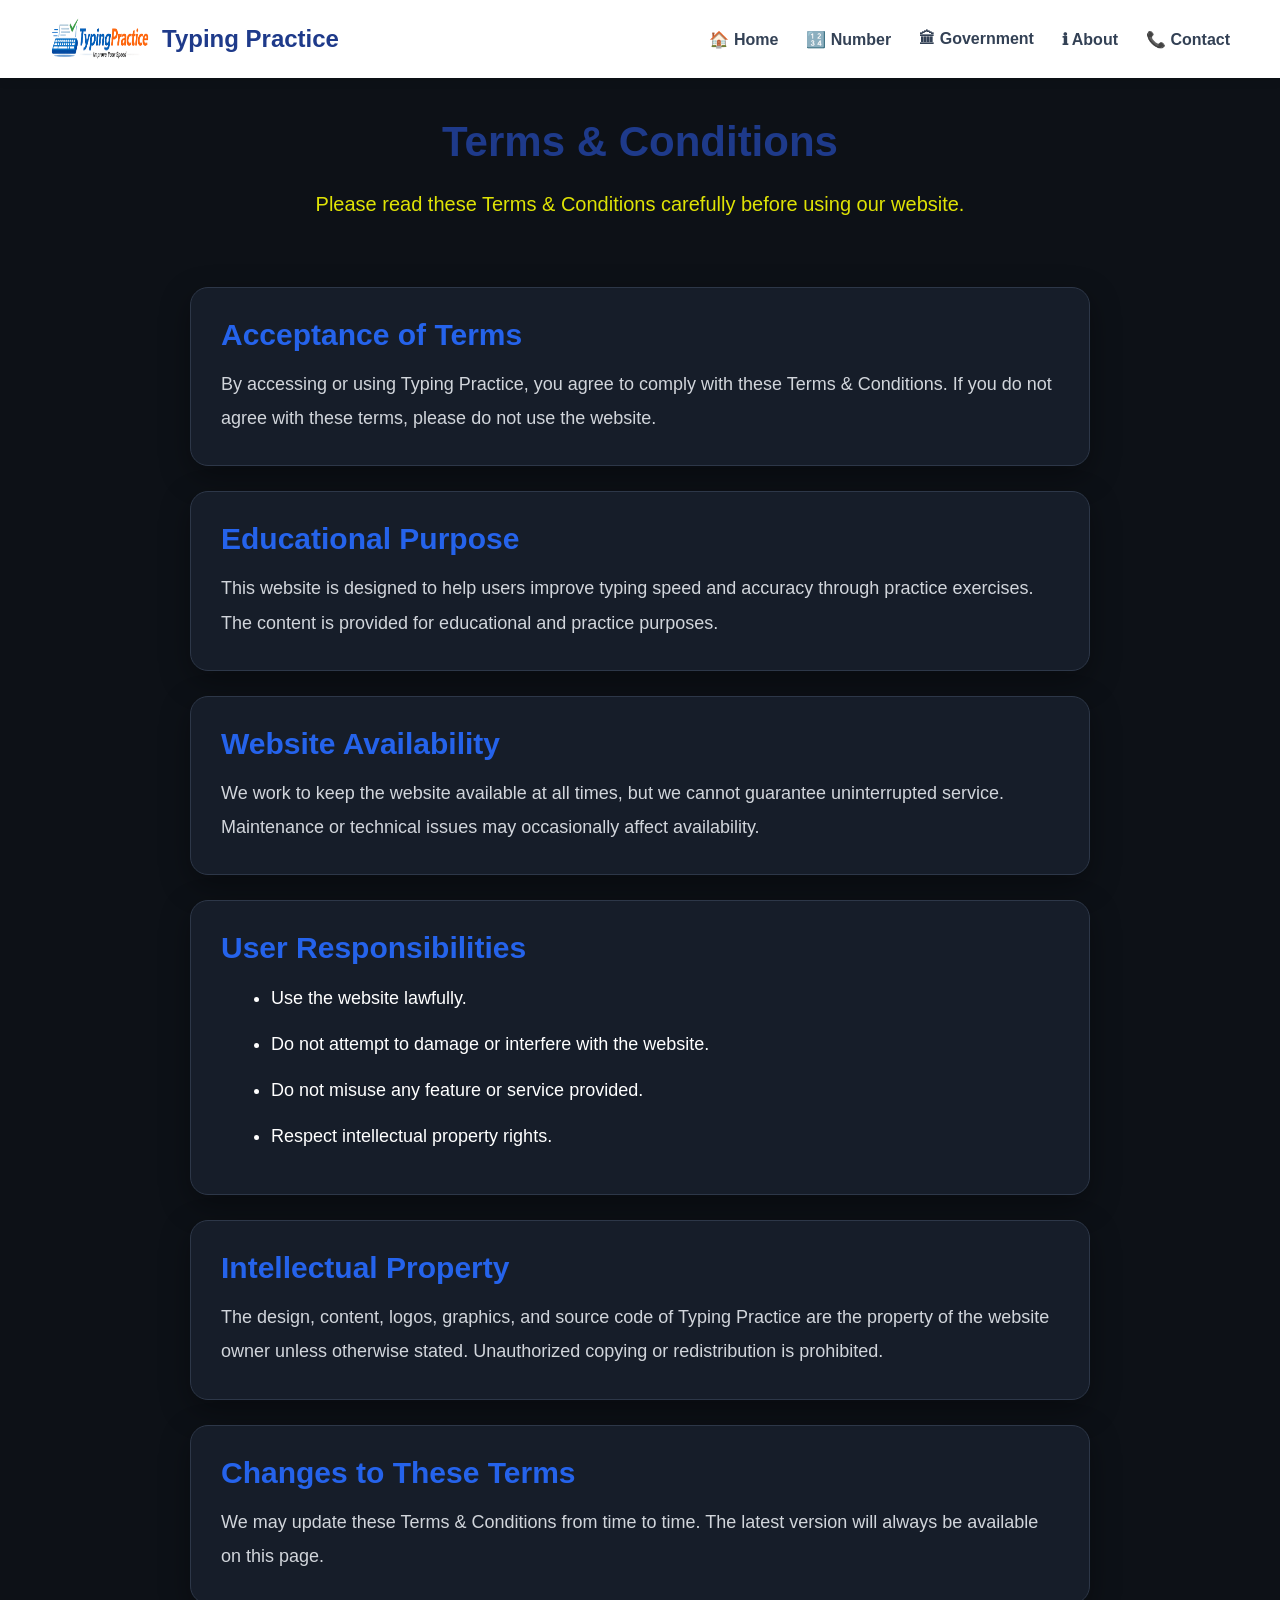
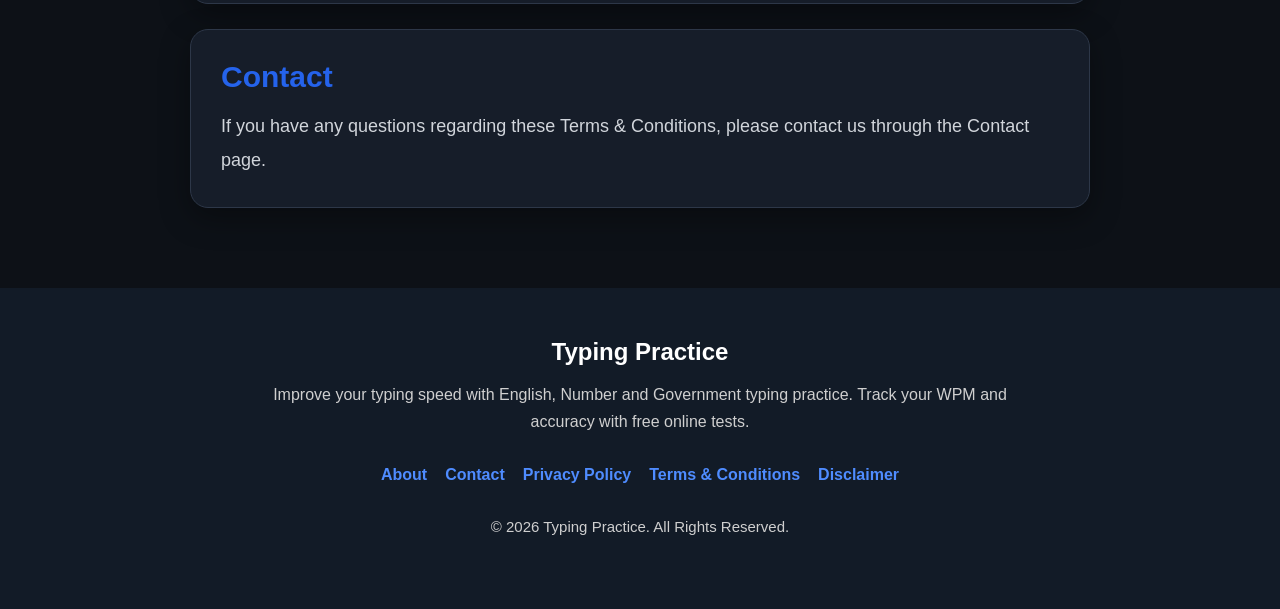
<file: terms.html>
<!DOCTYPE html>
<html lang="en">

<head>
    <meta property="og:title" content="Typing Practice - Free Online Typing Test">
    <meta property="og:description"
        content="Practice English, Number and Government typing online for free. Improve your typing speed and accuracy.">
    <meta property="og:type" content="website">
    <meta property="og:url" content="https://typingpro.site/">
<meta property="og:image" content="https://typingpro.site/favicon.png">

<meta name="twitter:card" content="summary_large_image">
<meta name="twitter:title" content="Typing Practice - Free Online Typing Test">
<meta name="twitter:description" content="Free online typing practice for students and government exam aspirants.">
<meta name="twitter:image" content="https://typingpro.site/favicon.png">
    <meta charset="UTF-8">

    <meta name="viewport" content="width=device-width, initial-scale=1.0">

    <meta name="description" content="Terms and Conditions for Typing Practice.">

    <title>Terms & Conditions | Typing Practice</title>

    <link rel="icon" href="favicon.png">

    <link rel="stylesheet" href="webcss.css">
    <!-- Google tag (gtag.js) -->
    <script async src="https://www.googletagmanager.com/gtag/js?id=G-WZWFD7RNEE"></script>
    <script>
        window.dataLayer = window.dataLayer || [];
        function gtag() { dataLayer.push(arguments); }
        gtag('js', new Date());

        gtag('config', 'G-WZWFD7RNEE');
    </script>

    <script async src="https://pagead2.googlesyndication.com/pagead/js/adsbygoogle.js?client=ca-pub-7758286889746417"
     crossorigin="anonymous"></script>

</head>

<body>

    <!-- Copy your Navbar here -->
    <nav class="navbar">

        <div class="logo">
            <a href="index.html">
                <img src="favicon.png" alt="Typing Practice Logo">
                <span>Typing Practice</span>
            </a>
        </div>

        <ul class="nav-links">
            <li><a href="index.html">🏠 Home</a></li>
            <li><a href="number.html">🔢 Number</a></li>
            <li><a href="government.html">🏛 Government</a></li>
            <li><a href="about.html">ℹ About</a></li>
            <li><a href="contact.html">📞 Contact</a></li>
        </ul>

    </nav>
    <div class="container">

        <section class="about-hero">

            <h1>Terms & Conditions</h1>

            <p>
                Please read these Terms & Conditions carefully before using our website.
            </p>

        </section>

        <section class="about-section">

            <h2>Acceptance of Terms</h2>

            <p>
                By accessing or using Typing Practice, you agree to comply with these Terms &
                Conditions. If you do not agree with these terms, please do not use the website.
            </p>

        </section>

        <section class="about-section">

            <h2>Educational Purpose</h2>

            <p>
                This website is designed to help users improve typing speed and accuracy through
                practice exercises. The content is provided for educational and practice purposes.
            </p>

        </section>

        <section class="about-section">

            <h2>Website Availability</h2>

            <p>
                We work to keep the website available at all times, but we cannot guarantee
                uninterrupted service. Maintenance or technical issues may occasionally affect
                availability.
            </p>

        </section>

        <section class="about-section">

            <h2>User Responsibilities</h2>

            <ul class="about-list">

                <li>Use the website lawfully.</li>

                <li>Do not attempt to damage or interfere with the website.</li>

                <li>Do not misuse any feature or service provided.</li>

                <li>Respect intellectual property rights.</li>

            </ul>

        </section>

        <section class="about-section">

            <h2>Intellectual Property</h2>

            <p>
                The design, content, logos, graphics, and source code of Typing Practice are the
                property of the website owner unless otherwise stated. Unauthorized copying or
                redistribution is prohibited.
            </p>

        </section>

        <section class="about-section">

            <h2>Changes to These Terms</h2>

            <p>
                We may update these Terms & Conditions from time to time. The latest version will
                always be available on this page.
            </p>

        </section>

        <section class="about-section">

            <h2>Contact</h2>

            <p>
                If you have any questions regarding these Terms & Conditions, please contact us
                through the Contact page.
            </p>

        </section>

    </div>

    <!-- Copy your Footer here -->
    <footer class="footer">


        <div class="footer-content">

            <h2>Typing Practice</h2>

            <p>
                Improve your typing speed with English, Number and Government
                typing practice. Track your WPM and accuracy with free online tests.
            </p>

            <div class="footer-links">

                <a href="about.html">About</a>

                <a href="contact.html">Contact</a>

                <a href="privacy.html">Privacy Policy</a>

                <a href="terms.html">Terms & Conditions</a>

                <a href="disclaimer.html">Disclaimer</a>

            </div>

            <p class="copyright">
                © 2026 Typing Practice. All Rights Reserved.
            </p>

        </div>

    </footer>
</body>

</html>
</file>
<file: webcss.css>
/* =========================
   NAVBAR
========================= */

.navbar{

width:100%;

display:flex;

justify-content:space-between;

align-items:center;

padding:18px 50px;

background:white;

box-shadow:0 2px 10px rgba(0,0,0,.1);

position:sticky;

top:0;

left:0;

z-index:1000;

}

.logo a{

    display:flex;

    align-items:center;

    text-decoration:none;

    color:#1e3a8a;

    font-size:24px;

    font-weight:bold;

}

.logo img{

    width:100px;

    height:42px;

    margin-right:12px;

}

.nav-links{

    display:flex;

    list-style:none;

    gap:28px;

}

.nav-links a{

    text-decoration:none;

    color:#334155;

    font-weight:600;

    transition:.3s;

}

.nav-links a:hover{

    color:#2563eb;

}
/* ================= HERO ================= */

.hero{

text-align:center;

padding:80px 20px 60px;

background:linear-gradient(180deg,#111827,#0a1118);

}

.hero h1{

font-size:56px;

color:#f4c542;

margin-bottom:20px;

}

.hero p{

max-width:750px;

margin:auto;

font-size:22px;

line-height:1.8;

color:#cbd5e1;

}

.hero-buttons{

margin-top:35px;

display:flex;

justify-content:center;

gap:20px;

flex-wrap:wrap;

}

.primary-btn{

background:#2563eb;

color:white;

padding:15px 35px;

border-radius:10px;

text-decoration:none;

font-size:18px;

transition:.3s;

}

.primary-btn:hover{

background:#1d4ed8;

}

.secondary-btn{

background:#1f2937;

color:white;

padding:15px 35px;

border-radius:10px;

text-decoration:none;

font-size:18px;

transition:.3s;

}

.secondary-btn:hover{

background:#374151;

}
/* Basic Reset */
* {
    margin: 0;
    padding: 0;
    box-sizing: border-box;
    font-family: 'Segoe UI', Tahoma, Geneva, Verdana, sans-serif;
}

body {
    background: radial-gradient(circle at center, #1b2633 0%, #0a1118 70%);
    color: #e6e6e6;
    font-family: "Segoe UI", Arial, sans-serif;
        margin:0;

    background:#0d1117;

    color:white;
    height: 100vh;
    margin: 0;


}

.title {
    font-size: 48px;
    margin-bottom: 30px;
    color: #f4c542;
    font-weight: 700;
}

.container hr {
    border: none;
    height: 1px;
    background: #2a3440;
    margin: 25px 0;
}


h1 {
    margin-bottom: 20px;
    color: #e2b714;
    /* Yellow Highlight */
}


.correct {
    color: #4caf50;
}

.wrong {
    color: #ff4742;
}

.current {
    color: #e2b714;
    border-bottom: 2px solid #e2b714;
}

.remaining {
    color: #aaa;
}

.current {
    width: 900px;
    margin: auto;
    padding: 40px;
    text-align: center;
}
.current::after{
    content:"";
    display:inline-block;
    width:2px;
    height:18px;
    background:#000;
    animation:blink 1s infinite;
}


#worddisplay {
    font-size: 26px;
    margin: 40px auto;
    max-width: 800px;
    line-height: 1.6;
    color: #aaa;
}

.exam-buttons{
display:flex;
justify-content:center;
gap:10px;
margin-bottom:25px;
flex-wrap:wrap;
}

.exam-btn{

padding:10px 22px;

background:#1e2630;

color:white;

border:none;

border-radius:8px;

cursor:pointer;

font-size:15px;

transition:.3s;
}

.exam-btn:hover{

background:#f4c542;

color:black;

}

.exam-btn.active{

background:#f4c542;

color:black;

box-shadow:0 0 15px rgba(244,197,66,.5);

}

#numberdisplay {
    font-size: 26px;
    margin: 40px auto;
    max-width: 800px;
    line-height: 1.6;
    color: #aaa;
}

.number-box {
    max-height: 140px;
    max-width: 700px;
    margin: auto;
    margin-bottom: 25px;
    overflow: hidden;
    position: relative;

    font-size: 22px;
    line-height: 1.5;

    color: #9aa4b2;

    animation: fadeText 0.5s ease;
}

.word-box {
    max-height: 140px;
    max-width: 700px;
    margin: auto;
    margin-bottom: 25px;
    overflow: hidden;
    position: relative;

    font-size: 22px;
    line-height: 1.7;

    color: #9aa4b2;

    animation: fadeText 0.5s ease;
}



.cursor {
    border-left: 3px solid #f4c542;
    margin-left: 2px;
    animation: blink 1s infinite;

}

@keyframes blink {
    0% {
        opacity: 1;
    }

    50% {
        opacity: 0;
    }

    100% {
        opacity: 1;
    }
}

#typinginput{

    display:block;

    width:70%;

    height:60px;

    margin:20px auto;

    background:#0a1118;

    border:2px solid #2c3440;

    border-radius:12px;

    padding:15px;

    font-size:20px;

    color:white;

    outline:none;

    transition:.3s;

}

/* =========================
   FOOTER
========================= */

.footer{
    background:#121b27;
    text-align:center;
    padding:50px 20px;
    margin-top:80px;
}

.footer h2{
    color:white;
    margin-bottom:15px;
}

.footer p{
    color:#cfcfcf;
    max-width:800px;
    margin:0 auto 20px;
    line-height:1.7;
}

.footer-links{
    display:flex;
    justify-content:center;
    flex-wrap:wrap;
    gap:18px;
    margin:30px 0;
}

.footer-links a{
    color:#4f8cff;
    text-decoration:none;
    font-weight:600;
    transition:.3s;
}

.footer-links a:hover{
    color:white;
}

.copyright{
    margin-top:20px;
    color:#999;
    font-size:15px;
}
.stats {
    display: flex;
    justify-content: center;
    gap: 30px;

    margin-top: 25px;
    margin-bottom: 25px;

    font-size: 18px;
    color: #cbd5e1;
}

.stats span {
    color: white;
    font-weight: 600;
}


.choosetimer {
    text-align: justify;
    width: 80%;
    max-width: 800px;
}

.time-btn {
    padding: 10px 28px;
    background: #1e2630;
    color: #cbd5e1;
    border: none;
    border-radius: 10px;
    font-size: 16px;
    cursor: pointer;

    box-shadow: 0 6px 15px rgba(0, 0, 0, 0.5);
    transition: 0.25s;
}

.time-btn:hover {
    background: #f4c542;
    color: #111;
}

.time-buttons {
    display: flex;
    justify-content: center;
    gap: 8px;
    margin-bottom: 25px;
}

.time-btn.active {
    background: #f4c542;
    color: #111;
}

.mode-buttons {
    display: flex;
    justify-content: center;
    gap: 8px;
    margin-bottom: 40px;
}

.mode-btn {
    padding: 10px 30px;
    background: #1e2630;
    color: #cbd5e1;
    border: none;
    border-radius: 10px;
    font-size: 16px;
    cursor: pointer;

    box-shadow: 0 6px 15px rgba(0, 0, 0, 0.5);
    transition: 0.25s;
}

.mode-btn:hover {
    background: #f4c542;
    color: #111;
}

.mode-btn.active {
    background: #f4c542;
    color: #111;
}

.actions {
    display: flex;
    justify-content: center;
    gap: 20px;
}

/* RESTART BUTTON */

#restart-btn {
    padding: 12px 35px;

    background: #2a3440;
    color: #d1d5db;

    border: none;
    border-radius: 8px;

    font-size: 16px;
    cursor: pointer;

    box-shadow: 0 8px 20px rgba(0, 0, 0, 0.5);

    transition: 0.25s;
}

#restart-btn:hover {
    background: #516074;
}


.next-btn {
    padding: 12px 35px;

    background: linear-gradient(180deg, #3b82f6, #1d4ed8);

    color: white;

    border-radius: 8px;

    text-decoration: none;

    font-size: 16px;

    box-shadow: 0 8px 20px rgba(0, 0, 0, 0.6);

    transition: 0.25s;
}

.next-btn:hover {
    background: linear-gradient(180deg, #60a5fa, #2563eb);
}

.button-link {
    text-decoration: none;
}


.time-btn.active,
.mode-btn.active {
    background: #f4c542;
    color: #111;

    box-shadow:
        0 0 10px rgba(244, 197, 66, 0.6),
        0 0 20px rgba(244, 197, 66, 0.4);
}


/* ===========================
   ABOUT PAGE
===========================*/

.about-hero{

text-align:center;

padding:40px 20px;

}

.about-hero h1{

font-size:42px;

color:#1e3a8a;

margin-bottom:20px;

}

.about-hero p{

font-size:20px;

color:#dfe305;

max-width:800px;

margin:auto;

line-height:1.8;

}
/* Legal Pages */

.about-section{

max-width:900px;

margin:25px auto;

}

.about-section h2{

color:#2563eb;

margin-bottom:15px;

font-size:30px;

}

.about-section p{

color:#d1d5db;

line-height:1.9;

font-size:18px;

}

.about-list{

padding-left:25px;

line-height:2;

color:#d1d5db;

}

.about-list li{

margin-bottom:10px;

}

/* Card */

.about-section{

background:#161d29;

padding:30px;

border-radius:18px;

box-shadow:0 10px 30px rgba(0,0,0,.35);

border:1px solid #2d3748;

transition:.3s;

}

.about-section:hover{

transform:translateY(-4px);

border-color:#2563eb;

}

.feature-grid{

display:grid;

grid-template-columns:repeat(auto-fit,minmax(250px,1fr));

gap:25px;

margin-top:30px;

}

.feature-card{

background:white;

border-radius:15px;

padding:25px;

box-shadow:0 10px 30px rgba(0,0,0,.08);

transition:.3s;

}

.feature-card:hover{

transform:translateY(-8px);

}

.feature-card h3{

color:#2563eb;

margin-bottom:12px;

}

.feature-card p{
color: #000000;
font-size:16px;

line-height:1.7;

}

.about-list{

margin-left:25px;

line-height:2;

font-size:18px;

color:white;

}


/*=========================
404 PAGE
==========================*/

.home-btn{

display:inline-block;

padding:15px 35px;

background:#2563eb;

color:white;

text-decoration:none;

font-size:18px;

border-radius:10px;

transition:.3s;

}

.home-btn:hover{

background:#1d4ed8;

transform:translateY(-3px);
}

.seo-section{
    width:90%;
    max-width:1100px;
    margin:70px auto;
    color:white;
}

.seo-section h2{
    color:#4f8cff;
    margin-bottom:18px;
    margin-top:45px;
    font-size:32px;
}

.seo-section p{
    font-size:18px;
    line-height:1.8;
    color:#d5d5d5;
}

.feature-grid{
    display:grid;
    grid-template-columns:repeat(auto-fit,minmax(250px,1fr));
    gap:25px;
    margin-top:30px;
}

.feature-card{
    background:#121b27;
    padding:25px;
    border-radius:12px;
    border:1px solid rgba(255,255,255,0.08);
    transition:.3s;
}

.feature-card:hover{
    transform:translateY(-5px);
}

.feature-card h3{
    color:#4f8cff;
    margin-bottom:12px;
}

.feature-card p{
    font-size:16px;
    color:#d7d7d7;
}
</file>
<file: gg.css>
body{
    min-height:100vh;
    display:flex;
    justify-content:center;
    align-items:flex-start;

    padding-top:70px;

    background-image:url(background.png);
    background-size:cover;
    background-position:center;
}

.container{
      display:flex;
    flex-direction:column;
    align-items:center;
    gap:40px;
    margin-top: 60px;
}

.gmail-logo{
    position:absolute;
    top:-40px;
    left:1px;
    background:white;
    padding:8px 14px;
    border-radius:8px;
    box-shadow:0 4px 10px rgba(0,0,0,0.15);
    display:flex;
    align-items:center;
    gap:6px;
    z-index: 1000;
}

.gmail-logo img{
    overflow: visible;
    position: relative;
    height:24px;
}

.email-box{
    width:380px;
    background:white;
    border-radius:10px;
    box-shadow:0 10px 25px rgba(0,0,0,0.25);
    overflow:visible;
    position:relative;
    padding: 20px;
    margin-top: 40px;
}

.email-section{
display:flex;
gap:40px;
justify-content:center;
align-items:flex-start;
}

.header{
z-index: 1000;
position: relative;
      background:#2b5c8a;
    color:white;
    padding:12px 15px;
    font-size:16px;
    font-weight:bold;
}

input{
    width:100%;
    padding:8px;
    margin-bottom:8px;
}

textarea{
    width:100%;
    height:120px;

    padding:10px 15px;

    border:none !important;
    outline:none !important;
    box-shadow:none !important;

    resize:none;
    overflow-y:auto;

    background:transparent;

    font-family: inherit;
    font-size:20px;
    line-height:1.5;
    color:#000;

    white-space:pre-wrap;
    box-sizing:border-box;
}

textarea::placeholder{
    font-family: inherit;
    font-size:20px;
    color:#555;
}

textarea:focus{
    border:none !important;
    outline:none !important;
    box-shadow:none !important;
}
.typing-area{
    min-height:120px;
    padding:15px;
    font-size:20px;
    line-height:1.2;
    white-space:pre-wrap;
    outline:none;
    cursor:text;
    position:relative;
    z-index:1;
}

.typing-area:empty::before{
    content:attr(data-placeholder);
    color:#888;
}


.message{
    padding:15px;
    min-height:120px;

    white-space:pre-wrap;

    font-family:inherit;
    font-size:20px;
    line-height:1.5;

    color:#000;
}
.newline{
    display:block;
    height:22px;
}
.current::after{
    content:"";
    display:inline-block;
    width:2px;
    height:18px;
    background:#000;
    animation:blink 1s infinite;
}
/* Buttons */
button{
    background:#1a73e8;
    color:white;
    border:none;
    padding:8px 18px;
    margin:10px 15px;
    border-radius:20px;
    cursor:pointer;
    font-size:14px;
}

button:hover{
    background:#155ec4;
}
.field{
    display:flex;
    align-items:center;
    padding:10px 15px;
    border-bottom:1px solid #ddd;
    
}

.field span{
    width:70px;
    color:#555;
    font-size:16px;
}

.field input{
    border:none !important;
    outline:none !important;
    flex:1;
    font-size:16px;
}
.stats{
    
    padding:20px 40px;
    border-radius:12px;
    display:flex;
    gap:25px;
    align-items:center;

    background:rgba(255,255,255,0.3);
    backdrop-filter:blur (12px) ;
    -webkit-backdrop-filter: blur(12px);

    box-shadow: 0 8px 25px rgba(0,0,0,0.15);
}

.correct{
color:green;
}

.incorrect{
color:red;
}





@keyframes blink{
0%{opacity:1;}
50%{opacity:0;}
100%{opacity:1;}
}
#restartBtn{
margin-top:20px;
padding:10px 20px;
background:#1a73e8;
color:white;
border:none;
border-radius:6px;
cursor:pointer;
}

#restartBtn:hover{
background:#1557b0;
}
.attachments{
display:flex;
    align-items:center;
    padding-bottom:10px;
}

#fileOptions{
border:1px solid #ddd;
width:220px;
background:white;
box-shadow:0 2px 8px rgba(0,0,0,0.15);
border-radius:4px;
}

.file-option{
padding:8px;
cursor:pointer;
}

.file-option:hover{
background:#f1f3f4;
}

#userAttachments div{
margin-top:5px;
font-size:14px;
}
.attachment-item{
display:flex;
align-items:center;
gap:8px;
margin-top:5px;
}

.remove-attachment{
cursor:pointer;
color:red;
font-weight:bold;
}
.remove-attachment:hover{
color:darkred;
transform:scale(1.2);
}
.result-screen{
display:none;
position:fixed;
top:50%;
left:50%;
transform:translate(-50%,-50%);
background: whitesmoke;
backdrop-filter: none;


padding:30px;
border-radius:10px;
box-shadow:0 8px 25px rgba(0,0,0,0.15);
text-align:center;
width:300px;
}

.result-screen h2{
margin-bottom:15px;
}

.result-screen button{
margin-top:15px;
padding:8px 15px;
cursor:pointer;
}

.time-buttons{
    margin-top:10px;
}

.time-btn{
    background:#eee;
    color:#333;
    border-radius:6px;
    margin:3px;
}

.time-btn:hover{
    background:#ddd;
}
</file>
<file: government.css>
/* =========================
   NAVBAR
========================= */

.navbar{

width:100%;

display:flex;

justify-content:space-between;

align-items:center;

padding:18px 50px;

background:white;

box-shadow:0 2px 10px rgba(0,0,0,.1);

position:sticky;

top:0;

left:0;

z-index:1000;

}

.logo a{

    display:flex;

    align-items:center;

    text-decoration:none;

    color:#1e3a8a;

    font-size:24px;

    font-weight:bold;

}

.logo img{

    width:100px;

    height:42px;

    margin-right:12px;

}

.nav-links{

    display:flex;

    list-style:none;

    gap:28px;

}

.nav-links a{

    text-decoration:none;

    color:#334155;

    font-weight:600;

    transition:.3s;

}

.nav-links a:hover{

    color:#2563eb;

}
/* Basic Reset */
* {
    margin: 0;
    padding: 0;
    box-sizing: border-box;
    font-family: 'Segoe UI', Tahoma, Geneva, Verdana, sans-serif;
}

body{
    margin:0;
    padding:40px;

    background:#eef3f8 ;

    font-family:"Segoe UI",sans-serif;
 margin:0;

   

    color:white;

    min-height:100vh;
}

.title{
    font-size:40px;
    text-align:center;
    color:#1e3a8a;
    margin-bottom:8px;
    font-weight:700;
}
.subtitle{
    text-align:center;
    color:#64748b;
    font-size:18px;
    margin-bottom:30px;
}


.exam-card{
    display:flex;
    justify-content:space-around;
    background:#eff6ff;
    border:1px solid #bfdbfe;
    border-radius:12px;
    padding:20px;
    margin-bottom:30px;
}

.exam-card h3{
    color:#1d4ed8;
    margin-bottom:6px;
}

.exam-card p{
    color:#334155;
    font-weight:600;
}

.container hr {
    border: none;
    height: 1px;
    background: #2a3440;
    margin: 25px 0;
}



.remaining {
    color: #000000;
}

.current {
    width: 900px;
    margin: auto;
    padding: 40px;
    text-align: center;
}



#worddisplay {
    font-size: 26px;
    margin: 40px auto;
    max-width: 1200px;
    line-height: 1.6;
    color: #000000;
}


.word-box{

    background:white;
    border:2px solid #d1d9e6;
    border-radius:18px;
    padding: 20px;
    font-size:26px;
    font-weight:500;
    line-height:2.1;
    color:#111827;
    min-height:250px;
    box-shadow:0 8px 20px rgba(0,0,0,.08);
    overflow:hidden;
}



.cursor {
    border-left: 3px solid #000000;
    margin-left: 2px;
    animation: blink 1s infinite;

}

@keyframes blink {
    0% {
        opacity: 1;
    }

    50% {
        opacity: 0;
    }

    100% {
        opacity: 1;
    }
}

#typinginput{
    width:100%;
    height:60px;
    border:2px solid #cbd5e1;
    border-radius:12px;
    padding:18px;
    font-size:20px;
    background:white;
    color:#000000;
    transition:.3s;
}
#typinginput:focus{

    border-color:#2563eb;

    box-shadow:0 0 15px rgba(37,99,235,.25);

}
/* =========================
   FOOTER
========================= */

.footer{

    margin-top:60px;

    background:#1e293b;

    color:white;

    padding:45px 20px;

    text-align:center;

}

.footer h2{

    margin-bottom:15px;

}

.footer p{

    color:#cbd5e1;

    line-height:1.7;

}

.footer-links{

    margin:25px 0;

}

.footer-links a{

    color:white;

    text-decoration:none;

    margin:0 15px;

}

.footer-links a:hover{

    color:#60a5fa;

}

.stats{
    display:grid;
    grid-template-columns:repeat(4,1fr);
    gap:20px;
    margin-top:30px;
    margin-bottom:30px;
}
.stat-card{
    background:white;
    border-radius:15px;
    padding:20px;
    text-align:center;
    border:1px solid #dbe4f0;
    box-shadow:0 8px 18px rgba(0,0,0,.08);
    transition:.3s;
}
.stat-card:hover{
    transform:translateY(-5px);
}
.stat-card h4{
    color:#64748b;
    font-size:15px;
    margin-bottom:10px;
}
.stat-card span{
    font-size:28px;
    color:#1d4ed8;
    font-weight:bold;
}
.stats p{
background:#16202d;
padding:15px 25px;
border-radius:10px;
border:1px solid #2b3d52;
min-width:130px;
text-align:center;

}


.choosetimer {
    text-align: justify;
    width: 80%;
    max-width: 800px;
}

.time-btn{

    padding:12px 26px;

    background:white;

    color:#1e3a8a;

    border:2px solid #cbd5e1;

    border-radius:10px;

    font-weight:600;

    cursor:pointer;

    transition:.3s;

}
.time-btn:hover{

    background:#2563eb;

    color:white;

}

.time-buttons {
    display: flex;
    justify-content: center;
    gap: 8px;
    margin-bottom: 25px;
}

.time-btn.active{

    background:#1d4ed8;

    color:white;

    border-color:#1d4ed8;

}

.mode-buttons {
    display: flex;
    justify-content: center;
    gap: 8px;
    margin-bottom: 40px;
}

.mode-btn {
    padding: 10px 30px;
    background: #1e2630;
    color: #cbd5e1;
    border: none;
    border-radius: 10px;
    font-size: 16px;
    cursor: pointer;

    box-shadow: 0 6px 15px rgba(0, 0, 0, 0.5);
    transition: 0.25s;
}

.mode-btn:hover {
    background: #f4c542;
    color: #111;
}

.mode-btn.active {
    background: #f4c542;
    color: #111;
}

.actions {
    display: flex;
    justify-content: center;
    gap: 20px;
}

/* RESTART BUTTON */

#restart-btn {
    padding: 12px 35px;

    background: #2a3440;
    color: #d1d5db;

    border: none;
    border-radius: 8px;

    font-size: 16px;
    cursor: pointer;

    box-shadow: 0 8px 20px rgba(0, 0, 0, 0.5);

    transition: 0.25s;
}

#restart-btn:hover {
    background: #516074;
}
.exam-info{
    background:#1e2630;
    color:#d1d5db;
    padding:15px;
    border-radius:10px;
    margin:20px 0;
    line-height:1.7;
}

.exam-info strong{
    color:#f4c542;
}

.exam-info ul{
    margin-top:10px;
    padding-left:20px;
}
.exam-btn{
    padding:12px 30px;
    background:white;
    border:2px solid #cbd5e1;
    color:#1e3a8a;
    border-radius:12px;
    font-weight:600;
    cursor:pointer;
    transition:.3s;
}

.exam-btn:hover{
    background:#2563eb;
    color:white;
}

.exam-btn.active{
    background:#2563eb;
    color:white;
    border-color:#2563eb;
}

.exam-buttons {
    display: flex;
    justify-content: center;
    gap: 8px;
    margin-bottom: 25px;
}


.next-btn {
    padding: 12px 35px;

    background: linear-gradient(180deg, #3b82f6, #1d4ed8);

    color: white;

    border-radius: 8px;

    text-decoration: none;

    font-size: 16px;

    box-shadow: 0 8px 20px rgba(0, 0, 0, 0.6);

    transition: 0.25s;
}

.next-btn:hover {
    background: linear-gradient(180deg, #60a5fa, #2563eb);
}

.button-link {
    text-decoration: none;
}


.time-btn.active,
.mode-btn.active {
    background: #f4c542;
    color: #111;

    box-shadow:
        0 0 10px rgba(244, 197, 66, 0.6),
        0 0 20px rgba(244, 197, 66, 0.4);
}

/* ===========================
   ABOUT PAGE
===========================*/

.about-hero{

text-align:center;

padding:40px 20px;

}

.about-hero h1{

font-size:42px;

color:#1e3a8a;

margin-bottom:20px;

}

.about-hero p{

font-size:20px;

color:#dfe305;

max-width:800px;

margin:auto;

line-height:1.8;

}
/* Legal Pages */

.about-section{

max-width:900px;

margin:25px auto;

}

.about-section h2{

color:#2563eb;

margin-bottom:15px;

font-size:30px;

}

.about-section p{

color:#d1d5db;

line-height:1.9;

font-size:18px;

}

.about-list{

padding-left:25px;

line-height:2;

color:#d1d5db;

}

.about-list li{

margin-bottom:10px;

}

/* Card */

.about-section{

background:#161d29;

padding:30px;

border-radius:18px;

box-shadow:0 10px 30px rgba(0,0,0,.35);

border:1px solid #2d3748;

transition:.3s;

}

.about-section:hover{

transform:translateY(-4px);

border-color:#2563eb;

}

.feature-grid{

display:grid;

grid-template-columns:repeat(auto-fit,minmax(250px,1fr));

gap:25px;

margin-top:30px;

}

.feature-card{

background:white;

border-radius:15px;

padding:25px;

box-shadow:0 10px 30px rgba(0,0,0,.08);

transition:.3s;

}

.feature-card:hover{

transform:translateY(-8px);

}

.feature-card h3{

color:#2563eb;

margin-bottom:12px;

}

.feature-card p{
color: #000000;
font-size:16px;

line-height:1.7;

}

.about-list{

margin-left:25px;

line-height:2;

font-size:18px;

color:white;

}



/*=========================
404 PAGE
==========================*/

.home-btn{

display:inline-block;

padding:15px 35px;

background:#2563eb;

color:white;

text-decoration:none;

font-size:18px;

border-radius:10px;

transition:.3s;

}

.home-btn:hover{

background:#1d4ed8;

transform:translateY(-3px);

}
</file>
